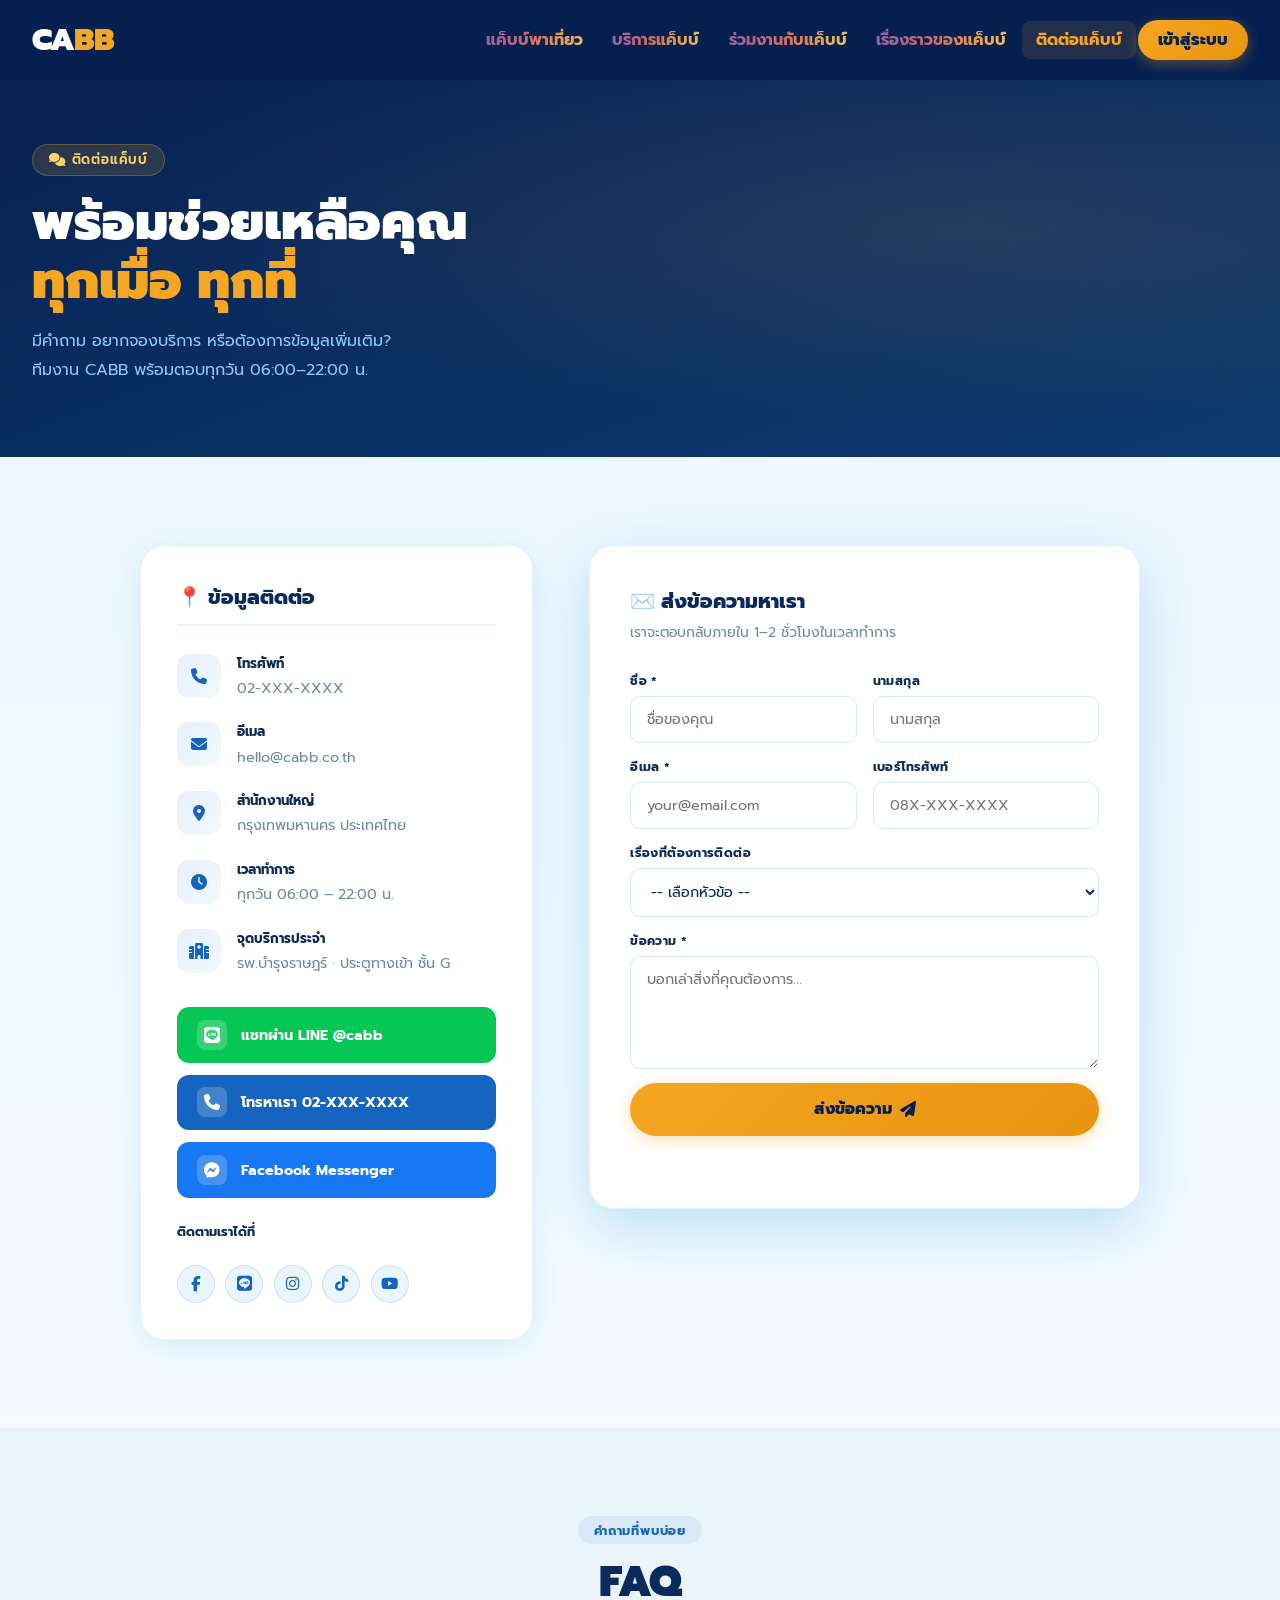
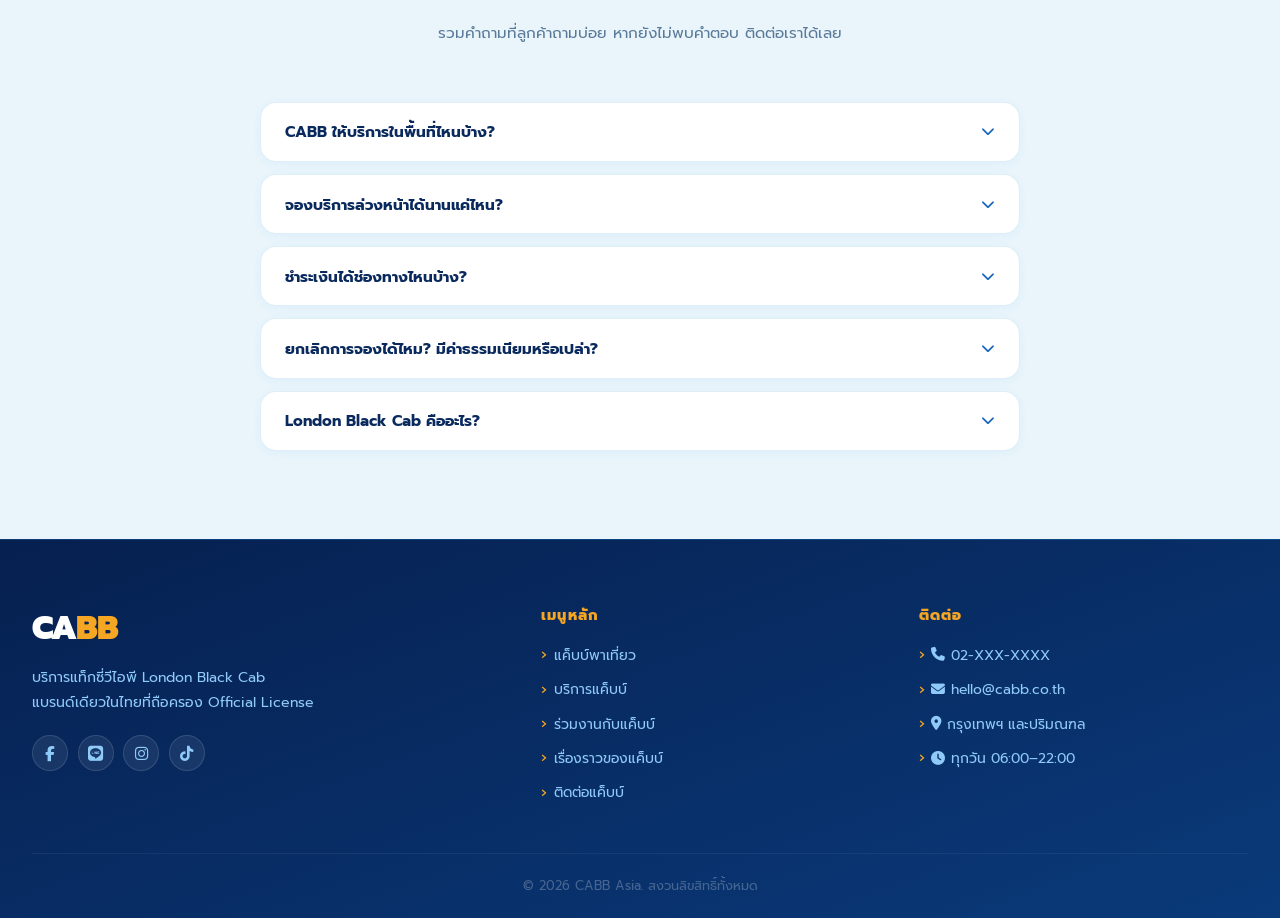
<file: contact.html>
<!DOCTYPE html>
<html lang="th">
<head>
<meta charset="UTF-8">
<meta name="viewport" content="width=device-width, initial-scale=1.0">
<title>ติดต่อแค็บบ์ — CABB</title>
<link href="https://fonts.googleapis.com/css2?family=Prompt:wght@300;400;500;600;700;800;900&display=swap" rel="stylesheet">
<link rel="stylesheet" href="https://cdnjs.cloudflare.com/ajax/libs/font-awesome/6.5.1/css/all.min.css">
<link rel="stylesheet" href="main.css">
<style>
/* ===== HERO ===== */
.contact-hero {
  min-height: 48vh;
  display: flex;
  align-items: center;
  padding: 9rem 2rem 4.5rem;
  position: relative;
  overflow: hidden;
  background: linear-gradient(160deg,#062050 0%,#0d3a6e 100%);
  color: var(--white);
}
.contact-hero::after {
  content:'';
  position:absolute;
  inset:0;
  background: radial-gradient(ellipse at 75% 50%, rgba(245,166,35,.1) 0%, transparent 60%);
  pointer-events:none;
}

/* ===== CONTACT GRID ===== */
.contact-layout {
  display: grid;
  grid-template-columns: 1fr 1.4fr;
  gap: 3.5rem;
  align-items: start;
  max-width: 1000px;
  margin: 0 auto;
}

/* INFO SIDE */
.info-card {
  background: var(--white);
  border-radius: 24px;
  padding: 2.25rem;
  box-shadow: var(--shadow);
  border: 1px solid rgba(176,214,240,.35);
}

.info-card h3 {
  font-size: 1.25rem;
  font-weight: 800;
  color: var(--dark);
  margin-bottom: 1.75rem;
  padding-bottom: .75rem;
  border-bottom: 2px solid var(--bg-section);
}

.contact-item {
  display: flex;
  align-items: flex-start;
  gap: 1rem;
  margin-bottom: 1.4rem;
}

.ci-icon {
  width: 44px; height:44px;
  background: linear-gradient(135deg,rgba(21,101,192,.1),rgba(41,182,246,.07));
  border-radius: 12px;
  display: flex;
  align-items: center;
  justify-content: center;
  font-size: 1rem;
  color: var(--blue);
  flex-shrink: 0;
}

.ci-text strong {
  display: block;
  font-size: .82rem;
  font-weight: 700;
  color: var(--dark);
  margin-bottom: .15rem;
}
.ci-text span,
.ci-text a {
  font-size: .9rem;
  color: #6a8aaa;
  text-decoration: none;
  transition: color .2s;
}
.ci-text a:hover { color: var(--blue); }

/* Quick action buttons */
.quick-btns {
  display: flex;
  flex-direction: column;
  gap: .75rem;
  margin-top: 2rem;
}

.quick-btn {
  display: flex;
  align-items: center;
  gap: .85rem;
  padding: .8rem 1.25rem;
  border-radius: 12px;
  font-family:'Prompt',sans-serif;
  font-weight: 700;
  font-size: .9rem;
  cursor: pointer;
  text-decoration: none;
  transition: var(--transition);
  border: none;
}

.quick-btn.line    { background:#06C755; color:#fff; }
.quick-btn.phone   { background:var(--blue); color:#fff; }
.quick-btn.fb      { background:#1877F2; color:#fff; }

.quick-btn:hover   { transform:translateY(-2px); box-shadow:0 6px 20px rgba(0,0,0,.15); }
.quick-btn-icon    { width:30px; height:30px; background:rgba(255,255,255,.2); border-radius:8px; display:flex; align-items:center; justify-content:center; font-size:1rem; flex-shrink:0; }

/* Social row */
.social-row-light { display:flex; gap:.65rem; margin-top:1.5rem; }
.social-btn-light {
  width: 38px; height:38px;
  border-radius: 50%;
  background: var(--bg-section);
  border: 1px solid rgba(21,101,192,.15);
  display: flex;
  align-items: center;
  justify-content: center;
  color: var(--blue);
  font-size: .95rem;
  text-decoration: none;
  transition: var(--transition);
}
.social-btn-light:hover { background:var(--blue); color:#fff; transform:translateY(-3px); }

/* FORM SIDE */
.form-card {
  background: var(--white);
  border-radius: 24px;
  padding: 2.5rem;
  box-shadow: var(--shadow-lg);
  border: 1px solid rgba(176,214,240,.35);
}

.form-card h3 {
  font-size: 1.25rem;
  font-weight: 800;
  color: var(--dark);
  margin-bottom: .4rem;
}
.form-card .sub {
  font-size: .87rem;
  color: #6a8aaa;
  margin-bottom: 1.75rem;
}

.form-row { display:grid; grid-template-columns:1fr 1fr; gap:1rem; }
.form-group {
  display: flex;
  flex-direction: column;
  gap: .35rem;
  margin-bottom: .9rem;
}
.form-group label {
  font-size: .78rem;
  font-weight: 700;
  color: var(--dark);
  letter-spacing: .03em;
}
.form-group input,
.form-group select,
.form-group textarea {
  padding: .72rem 1rem;
  border: 1.5px solid #d8e8f4;
  border-radius: 10px;
  font-family:'Prompt',sans-serif;
  font-size: .9rem;
  color: var(--dark);
  outline: none;
  transition: border-color .2s, box-shadow .2s;
  background: var(--white);
  width: 100%;
}
.form-group input:focus,
.form-group select:focus,
.form-group textarea:focus {
  border-color: var(--gold);
  box-shadow: 0 0 0 3px rgba(245,166,35,.1);
}
.form-group textarea { resize:vertical; }

.form-submit {
  width: 100%;
  padding: .9rem;
  background: linear-gradient(135deg,var(--gold),var(--gold-dark));
  color: var(--darker);
  border: none;
  border-radius: 50px;
  font-family:'Prompt',sans-serif;
  font-weight: 800;
  font-size: 1rem;
  cursor: pointer;
  transition: var(--transition);
  box-shadow: 0 4px 16px rgba(245,166,35,.35);
  margin-top: .5rem;
  display: flex;
  align-items: center;
  justify-content: center;
  gap: .5rem;
}
.form-submit:hover { transform:translateY(-2px); box-shadow:0 8px 28px rgba(245,166,35,.45); }
.form-submit:disabled { opacity:.6; cursor:not-allowed; transform:none; }

.form-feedback {
  text-align: center;
  font-size: .9rem;
  font-weight: 600;
  margin-top: .75rem;
  min-height: 1.4em;
}
.form-feedback.success { color: #27ae60; }
.form-feedback.error   { color: #e74c3c; }

/* ===== FAQ ===== */
.faq-section { padding:5.5rem 0; background:var(--bg-section); }
.faq-list { max-width:760px; margin:0 auto; display:flex; flex-direction:column; gap:.75rem; }

.faq-item {
  background: var(--white);
  border-radius: var(--radius);
  border: 1px solid rgba(176,214,240,.4);
  overflow: hidden;
  box-shadow: 0 2px 12px rgba(2,136,209,.06);
}

.faq-q {
  width: 100%;
  display: flex;
  align-items: center;
  justify-content: space-between;
  padding: 1.1rem 1.5rem;
  background: none;
  border: none;
  font-family:'Prompt',sans-serif;
  font-weight: 700;
  font-size: .95rem;
  color: var(--dark);
  cursor: pointer;
  text-align: left;
  transition: background .2s;
  gap: 1rem;
}
.faq-q:hover { background: var(--bg-section); }
.faq-q .arrow { font-size:.85rem; color:var(--blue); transition:transform .25s; flex-shrink:0; }
.faq-item.open .faq-q .arrow { transform:rotate(180deg); }

.faq-a {
  max-height: 0;
  overflow: hidden;
  transition: max-height .35s ease, padding .35s ease;
  padding: 0 1.5rem;
  font-size: .9rem;
  color: #6a8aaa;
  line-height: 1.7;
}
.faq-item.open .faq-a { max-height: 300px; padding: 0 1.5rem 1.25rem; }
</style>
</head>
<body>

<!-- ===== NAVBAR ===== -->
<nav>
  <div class="nav-inner">
    <a href="index.html" class="logo-link">
      <span class="logo-text">CA<span>BB</span></span>
    </a>
    <ul class="nav-links" id="navLinks">
      <li><a href="travel.html">แค็บบ์พาเที่ยว</a></li>
      <li><a href="services.html">บริการแค็บบ์</a></li>
      <li><a href="join.html">ร่วมงานกับแค็บบ์</a></li>
      <li><a href="story.html">เรื่องราวของแค็บบ์</a></li>
      <li><a href="contact.html">ติดต่อแค็บบ์</a></li>
      <li><a href="login.html" class="nav-cta">เข้าสู่ระบบ</a></li>
    </ul>
    <button class="menu-toggle" id="menuToggle" aria-label="เมนู">
      <span></span><span></span><span></span>
    </button>
  </div>
</nav>

<!-- ===== HERO ===== -->
<section class="contact-hero">
  <div style="position:relative;z-index:1;max-width:640px;">
    <div class="page-tag"><i class="fa-solid fa-comments"></i> ติดต่อแค็บบ์</div>
    <h1 style="font-size:clamp(2.2rem,4.5vw,3.2rem);font-weight:900;line-height:1.15;margin-bottom:1rem;">
      พร้อมช่วยเหลือคุณ<br><span style="color:var(--gold);">ทุกเมื่อ ทุกที่</span>
    </h1>
    <p style="color:var(--text-muted);font-size:1rem;line-height:1.8;">
      มีคำถาม อยากจองบริการ หรือต้องการข้อมูลเพิ่มเติม?<br>
      ทีมงาน CABB พร้อมตอบทุกวัน 06:00–22:00 น.
    </p>
  </div>
</section>

<!-- ===== MAIN CONTACT ===== -->
<section style="padding:5.5rem 0;">
  <div class="container">
    <div class="contact-layout">

      <!-- LEFT INFO -->
      <div class="fade-in">
        <div class="info-card">
          <h3>📍 ข้อมูลติดต่อ</h3>

          <div class="contact-item">
            <div class="ci-icon"><i class="fa-solid fa-phone"></i></div>
            <div class="ci-text">
              <strong>โทรศัพท์</strong>
              <a href="tel:020000000">02-XXX-XXXX</a>
            </div>
          </div>

          <div class="contact-item">
            <div class="ci-icon"><i class="fa-solid fa-envelope"></i></div>
            <div class="ci-text">
              <strong>อีเมล</strong>
              <a href="mailto:hello@cabb.co.th">hello@cabb.co.th</a>
            </div>
          </div>

          <div class="contact-item">
            <div class="ci-icon"><i class="fa-solid fa-location-dot"></i></div>
            <div class="ci-text">
              <strong>สำนักงานใหญ่</strong>
              <span>กรุงเทพมหานคร ประเทศไทย</span>
            </div>
          </div>

          <div class="contact-item">
            <div class="ci-icon"><i class="fa-solid fa-clock"></i></div>
            <div class="ci-text">
              <strong>เวลาทำการ</strong>
              <span>ทุกวัน 06:00 – 22:00 น.</span>
            </div>
          </div>

          <div class="contact-item">
            <div class="ci-icon"><i class="fa-solid fa-hospital"></i></div>
            <div class="ci-text">
              <strong>จุดบริการประจำ</strong>
              <span>รพ.บำรุงราษฎร์ · ประตูทางเข้า ชั้น G</span>
            </div>
          </div>

          <!-- Quick contact buttons -->
          <div class="quick-btns">
            <a href="https://line.me/ti/p/cabb" class="quick-btn line">
              <div class="quick-btn-icon"><i class="fa-brands fa-line"></i></div>
              แชทผ่าน LINE @cabb
            </a>
            <a href="tel:020000000" class="quick-btn phone">
              <div class="quick-btn-icon"><i class="fa-solid fa-phone"></i></div>
              โทรหาเรา 02-XXX-XXXX
            </a>
            <a href="https://fb.me/cabb.th" class="quick-btn fb">
              <div class="quick-btn-icon"><i class="fa-brands fa-facebook-messenger"></i></div>
              Facebook Messenger
            </a>
          </div>

          <!-- Social -->
          <p style="font-size:.8rem;font-weight:700;color:var(--dark);margin-top:1.5rem;margin-bottom:.65rem;">ติดตามเราได้ที่</p>
          <div class="social-row-light">
            <a href="#" class="social-btn-light" aria-label="Facebook"><i class="fa-brands fa-facebook-f"></i></a>
            <a href="#" class="social-btn-light" aria-label="LINE"><i class="fa-brands fa-line"></i></a>
            <a href="#" class="social-btn-light" aria-label="Instagram"><i class="fa-brands fa-instagram"></i></a>
            <a href="#" class="social-btn-light" aria-label="TikTok"><i class="fa-brands fa-tiktok"></i></a>
            <a href="#" class="social-btn-light" aria-label="YouTube"><i class="fa-brands fa-youtube"></i></a>
          </div>
        </div>
      </div>

      <!-- RIGHT FORM -->
      <div class="form-card fade-in">
        <h3>✉️ ส่งข้อความหาเรา</h3>
        <p class="sub">เราจะตอบกลับภายใน 1–2 ชั่วโมงในเวลาทำการ</p>

        <form id="contactForm" novalidate>
          <div class="form-row">
            <div class="form-group">
              <label>ชื่อ *</label>
              <input type="text" id="fname" placeholder="ชื่อของคุณ" required>
            </div>
            <div class="form-group">
              <label>นามสกุล</label>
              <input type="text" placeholder="นามสกุล">
            </div>
          </div>
          <div class="form-row">
            <div class="form-group">
              <label>อีเมล *</label>
              <input type="email" id="email" placeholder="your@email.com" required>
            </div>
            <div class="form-group">
              <label>เบอร์โทรศัพท์</label>
              <input type="tel" placeholder="08X-XXX-XXXX">
            </div>
          </div>
          <div class="form-group">
            <label>เรื่องที่ต้องการติดต่อ</label>
            <select>
              <option value="">-- เลือกหัวข้อ --</option>
              <option>สอบถามราคาและบริการ</option>
              <option>จองบริการล่วงหน้า</option>
              <option>ปัญหาจากการใช้บริการ</option>
              <option>สมัครเป็นคนขับ</option>
              <option>พาร์ทเนอร์ธุรกิจ</option>
              <option>อื่น ๆ</option>
            </select>
          </div>
          <div class="form-group">
            <label>ข้อความ *</label>
            <textarea id="message" placeholder="บอกเล่าสิ่งที่คุณต้องการ..." rows="4" required></textarea>
          </div>
          <button type="submit" class="form-submit" id="formBtn">
            ส่งข้อความ <i class="fa-solid fa-paper-plane"></i>
          </button>
          <p class="form-feedback" id="formFeedback"></p>
        </form>
      </div>

    </div>
  </div>
</section>

<!-- ===== FAQ ===== -->
<section class="faq-section">
  <div class="container">
    <div class="section-header">
      <span class="section-tag">คำถามที่พบบ่อย</span>
      <h2>FAQ</h2>
      <p>รวมคำถามที่ลูกค้าถามบ่อย หากยังไม่พบคำตอบ ติดต่อเราได้เลย</p>
    </div>

    <div class="faq-list">
      <div class="faq-item">
        <button class="faq-q" onclick="toggleFaq(this)">
          CABB ให้บริการในพื้นที่ไหนบ้าง?
          <span class="arrow"><i class="fa-solid fa-chevron-down"></i></span>
        </button>
        <div class="faq-a">
          CABB ให้บริการครอบคลุมกว่า 30 จังหวัดทั่วไทย รวมถึงกรุงเทพฯ และปริมณฑล พัทยา หัวหิน เชียงใหม่ และอีกหลายจังหวัด
          เราขยายพื้นที่บริการอย่างต่อเนื่อง
        </div>
      </div>

      <div class="faq-item">
        <button class="faq-q" onclick="toggleFaq(this)">
          จองบริการล่วงหน้าได้นานแค่ไหน?
          <span class="arrow"><i class="fa-solid fa-chevron-down"></i></span>
        </button>
        <div class="faq-a">
          สามารถจองล่วงหน้าได้สูงสุด 30 วัน และจองขั้นต่ำ 2 ชั่วโมงก่อนเวลารับ สำหรับบริการ VIP แนะนำจองล่วงหน้าอย่างน้อย 24 ชั่วโมง
        </div>
      </div>

      <div class="faq-item">
        <button class="faq-q" onclick="toggleFaq(this)">
          ชำระเงินได้ช่องทางไหนบ้าง?
          <span class="arrow"><i class="fa-solid fa-chevron-down"></i></span>
        </button>
        <div class="faq-a">
          รับชำระด้วยเงินสด บัตรเครดิต/เดบิต QR Code PromptPay และ e-Wallet ทุกประเภท ทั้งจ่ายล่วงหน้าและชำระหลังใช้บริการ
        </div>
      </div>

      <div class="faq-item">
        <button class="faq-q" onclick="toggleFaq(this)">
          ยกเลิกการจองได้ไหม? มีค่าธรรมเนียมหรือเปล่า?
          <span class="arrow"><i class="fa-solid fa-chevron-down"></i></span>
        </button>
        <div class="faq-a">
          ยกเลิกฟรีหากยกเลิกก่อน 2 ชั่วโมง สำหรับ VIP Service ยกเลิกฟรีก่อน 4 ชั่วโมง
          หากยกเลิกภายในระยะเวลาที่กำหนดจะคิดค่าธรรมเนียม 20% ของราคาที่จอง
        </div>
      </div>

      <div class="faq-item">
        <button class="faq-q" onclick="toggleFaq(this)">
          London Black Cab คืออะไร?
          <span class="arrow"><i class="fa-solid fa-chevron-down"></i></span>
        </button>
        <div class="faq-a">
          London Black Cab คือรถแท็กซี่ประจำกรุงลอนดอน สหราชอาณาจักร โดดเด่นด้วยขนาดใหญ่ ภายในกว้างขวาง รองรับผู้โดยสารได้ 5–6 คน
          CABB เป็นแบรนด์เดียวในไทยที่ได้รับ Official License ให้ใช้งานรถรุ่นนี้
        </div>
      </div>
    </div>
  </div>
</section>

<!-- ===== FOOTER ===== -->
<footer>
  <div class="footer-inner">
    <div>
      <span class="footer-logo">CA<span>BB</span></span>
      <p class="footer-tagline">บริการแท็กซี่วีไอพี London Black Cab<br>แบรนด์เดียวในไทยที่ถือครอง Official License</p>
      <div class="social-row">
        <a href="#" class="social-btn"><i class="fa-brands fa-facebook-f"></i></a>
        <a href="#" class="social-btn"><i class="fa-brands fa-line"></i></a>
        <a href="#" class="social-btn"><i class="fa-brands fa-instagram"></i></a>
        <a href="#" class="social-btn"><i class="fa-brands fa-tiktok"></i></a>
      </div>
    </div>
    <div class="footer-col">
      <h4>เมนูหลัก</h4>
      <ul>
        <li><a href="travel.html">แค็บบ์พาเที่ยว</a></li>
        <li><a href="services.html">บริการแค็บบ์</a></li>
        <li><a href="join.html">ร่วมงานกับแค็บบ์</a></li>
        <li><a href="story.html">เรื่องราวของแค็บบ์</a></li>
        <li><a href="contact.html">ติดต่อแค็บบ์</a></li>
      </ul>
    </div>
    <div class="footer-col">
      <h4>ติดต่อ</h4>
      <ul>
        <li><a href="tel:020000000"><i class="fa-solid fa-phone"></i> 02-XXX-XXXX</a></li>
        <li><a href="mailto:hello@cabb.co.th"><i class="fa-solid fa-envelope"></i> hello@cabb.co.th</a></li>
        <li><a href="#"><i class="fa-solid fa-location-dot"></i> กรุงเทพฯ และปริมณฑล</a></li>
        <li><a href="#"><i class="fa-solid fa-clock"></i> ทุกวัน 06:00–22:00</a></li>
      </ul>
    </div>
  </div>
  <div class="footer-bottom">&copy; 2026 CABB Asia. สงวนลิขสิทธิ์ทั้งหมด</div>
</footer>

<button class="back-to-top" id="backToTop" aria-label="กลับด้านบน">
  <i class="fa-solid fa-chevron-up"></i>
</button>

<script src="main.js"></script>
<script>
function toggleFaq(btn) {
  const item = btn.closest('.faq-item');
  const isOpen = item.classList.contains('open');
  document.querySelectorAll('.faq-item.open').forEach(i => i.classList.remove('open'));
  if (!isOpen) item.classList.add('open');
}
</script>
</body>
</html>
</file>
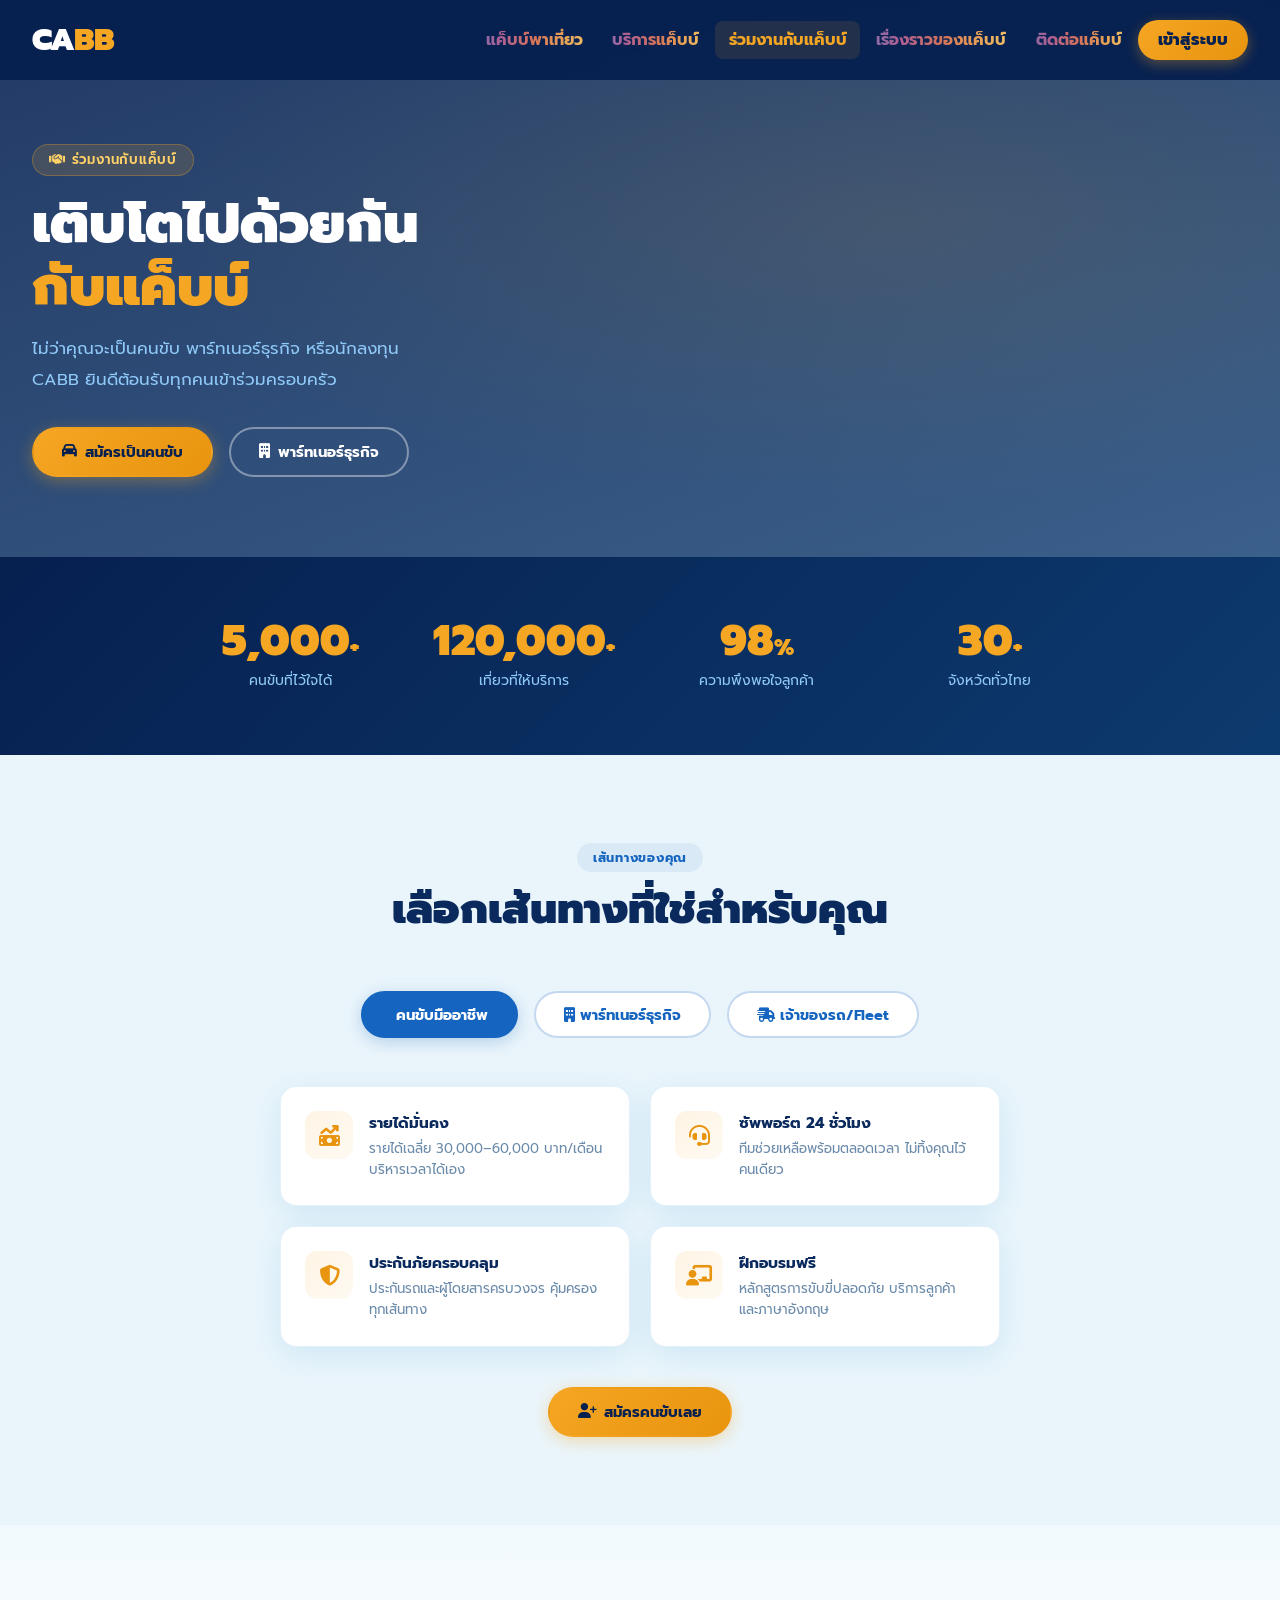
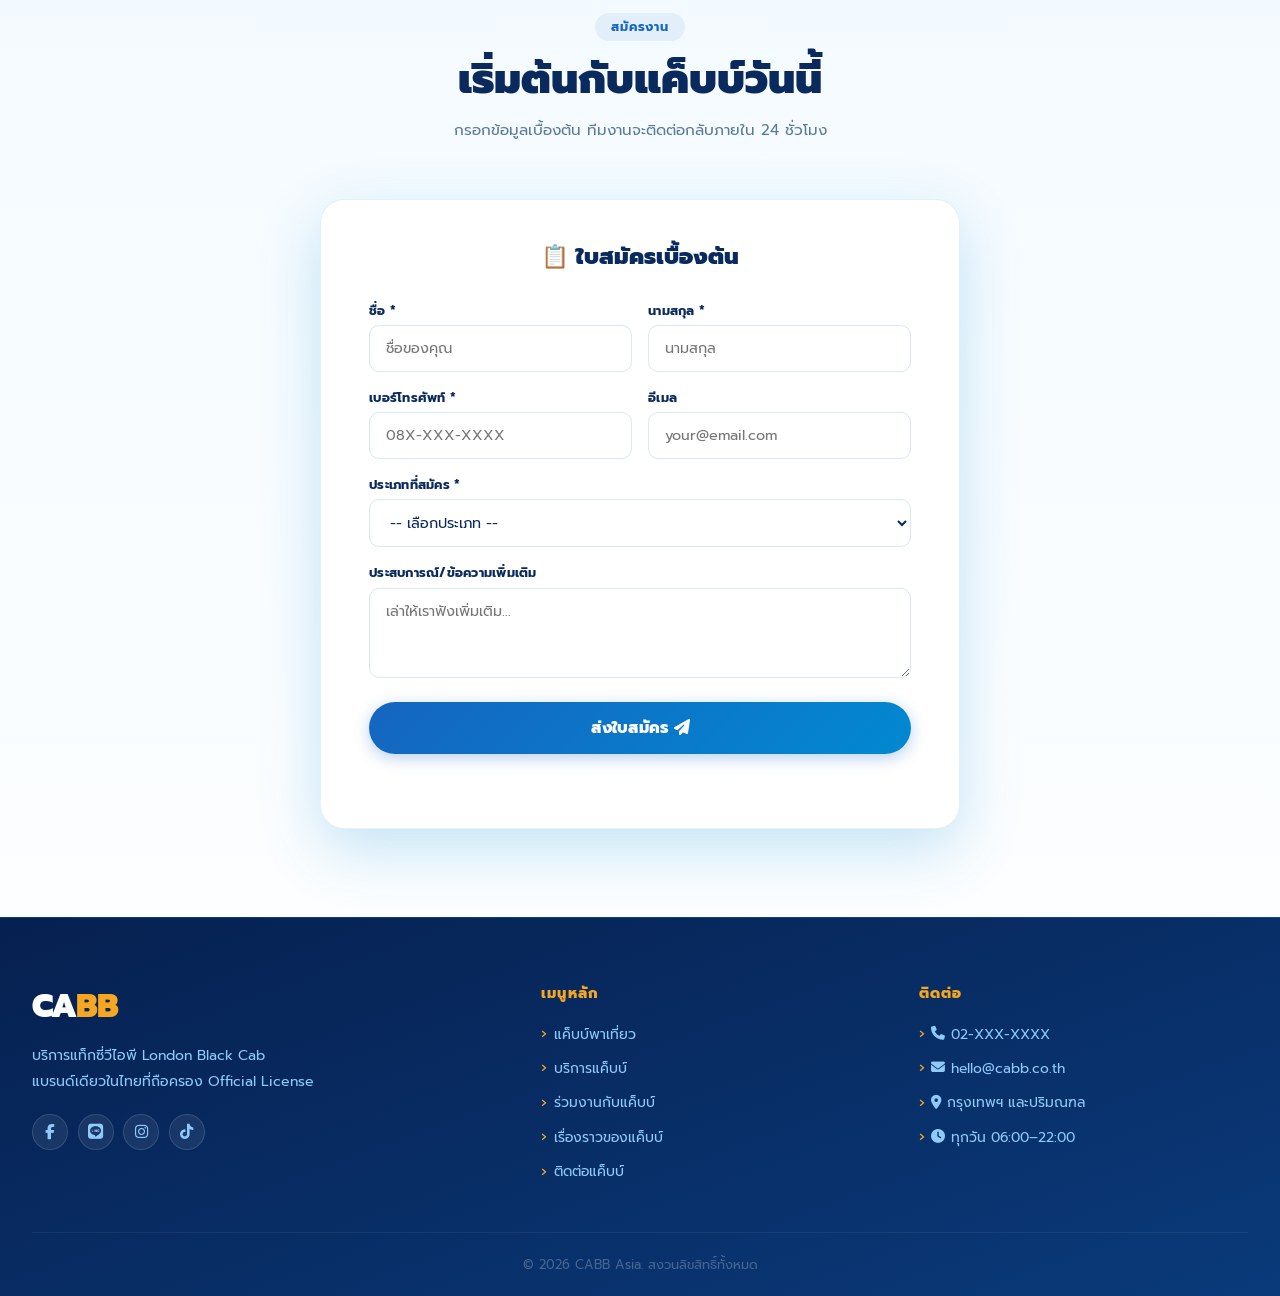
<file: join.html>
<!DOCTYPE html>
<html lang="th">
<head>
<meta charset="UTF-8">
<meta name="viewport" content="width=device-width, initial-scale=1.0">
<title>ร่วมงานกับแค็บบ์ — CABB</title>
<link href="https://fonts.googleapis.com/css2?family=Prompt:wght@300;400;500;600;700;800;900&display=swap" rel="stylesheet">
<link rel="stylesheet" href="https://cdnjs.cloudflare.com/ajax/libs/font-awesome/6.5.1/css/all.min.css">
<link rel="stylesheet" href="main.css">
<style>
/* ===== HERO ===== */
.join-hero {
  min-height: 60vh;
  display: flex;
  align-items: center;
  padding: 9rem 2rem 5rem;
  position: relative;
  overflow: hidden;
  background:
    linear-gradient(160deg, rgba(6,32,80,.88) 0%, rgba(14,58,110,.8) 100%),
    url('https://images.unsplash.com/photo-1600880292203-757bb62b4baf?w=1600&q=80') center/cover no-repeat;
  color: var(--white);
}
.join-hero::after {
  content:'';
  position:absolute;
  inset:0;
  background: radial-gradient(ellipse at 70% 40%, rgba(245,166,35,.1) 0%, transparent 60%);
  pointer-events:none;
}

/* ===== TRACK TABS ===== */
.track-tabs {
  display: flex;
  gap: 1rem;
  justify-content: center;
  margin-bottom: 3rem;
  flex-wrap: wrap;
}
.track-tab {
  padding: .65rem 1.75rem;
  border-radius: 50px;
  font-family:'Prompt',sans-serif;
  font-weight: 700;
  font-size: .92rem;
  cursor: pointer;
  border: 2px solid rgba(21,101,192,.25);
  background: var(--white);
  color: var(--blue);
  transition: var(--transition);
}
.track-tab.active,
.track-tab:hover {
  background: var(--blue);
  color: var(--white);
  border-color: var(--blue);
  box-shadow: 0 4px 16px rgba(21,101,192,.25);
}

/* ===== TRACK CONTENT ===== */
.track-content { display:none; }
.track-content.active { display:block; }

/* ===== BENEFITS ===== */
.benefits-grid {
  display: grid;
  grid-template-columns: repeat(2, 1fr);
  gap: 1.25rem;
  max-width: 720px;
  margin: 0 auto 2.5rem;
}

.benefit-card {
  background: var(--white);
  border-radius: var(--radius);
  padding: 1.5rem;
  box-shadow: var(--shadow);
  border: 1px solid rgba(176,214,240,.35);
  display: flex;
  align-items: flex-start;
  gap: 1rem;
  transition: var(--transition);
}
.benefit-card:hover { transform:translateY(-4px); box-shadow:var(--shadow-lg); }

.benefit-icon {
  width: 48px; height:48px;
  background: linear-gradient(135deg,rgba(245,166,35,.12),rgba(245,166,35,.06));
  border-radius: 12px;
  display: flex;
  align-items: center;
  justify-content: center;
  font-size: 1.3rem;
  color: var(--gold-dark);
  flex-shrink: 0;
}

.benefit-text h4 { font-size:.95rem; font-weight:700; color:var(--dark); margin-bottom:.3rem; }
.benefit-text p  { font-size:.83rem; color:#6a8aaa; line-height:1.6; }

/* ===== STATS ===== */
.stats-band {
  background: linear-gradient(135deg,var(--darker) 0%,#0d3a6e 100%);
  padding: 4rem 2rem;
  color: var(--white);
}
.stats-grid {
  display: grid;
  grid-template-columns: repeat(4, 1fr);
  gap: 2rem;
  max-width: 900px;
  margin: 0 auto;
}
.stat-item { text-align:center; }
.stat-num {
  font-size: 2.6rem;
  font-weight: 900;
  color: var(--gold);
  line-height: 1;
}
.stat-unit { font-size:1.4rem; font-weight:900; color:var(--gold); }
.stat-label { color:var(--text-muted); font-size:.87rem; margin-top:.4rem; }

/* ===== APPLICATION FORM ===== */
.app-form-wrap {
  background: var(--white);
  border-radius: 24px;
  padding: 2.5rem 3rem;
  box-shadow: var(--shadow-lg);
  border: 1px solid rgba(176,214,240,.35);
  max-width: 640px;
  margin: 0 auto;
}
.app-form-wrap h3 {
  font-size:1.4rem;
  font-weight:900;
  color:var(--dark);
  margin-bottom:1.75rem;
  text-align:center;
}

.form-row { display:grid; grid-template-columns:1fr 1fr; gap:1rem; }
.form-group {
  display: flex;
  flex-direction: column;
  gap: .35rem;
  margin-bottom: 1rem;
}
.form-group label {
  font-size: .8rem;
  font-weight: 700;
  color: var(--dark);
  letter-spacing: .02em;
}
.form-group input,
.form-group select,
.form-group textarea {
  padding: .7rem 1rem;
  border: 1.5px solid #d8e8f4;
  border-radius: 10px;
  font-family:'Prompt',sans-serif;
  font-size: .9rem;
  color: var(--dark);
  outline:none;
  transition: border-color .2s;
  background: var(--white);
  width:100%;
}
.form-group input:focus,
.form-group select:focus,
.form-group textarea:focus { border-color:var(--blue); box-shadow:0 0 0 3px rgba(21,101,192,.08); }
.form-group textarea { resize:vertical; }

.submit-btn {
  width:100%;
  padding:.85rem;
  background: linear-gradient(135deg,var(--blue),var(--accent));
  color:var(--white);
  border:none;
  border-radius:50px;
  font-family:'Prompt',sans-serif;
  font-weight:800;
  font-size:1rem;
  cursor:pointer;
  transition:var(--transition);
  box-shadow:0 4px 16px rgba(21,101,192,.3);
  margin-top:.5rem;
}
.submit-btn:hover { transform:translateY(-2px); box-shadow:0 8px 24px rgba(21,101,192,.4); }

.form-success { text-align:center; color:#27ae60; font-weight:700; font-size:.95rem; margin-top:.75rem; min-height:1.5em; }

/* ===== PARTNERS LOGOS ===== */
.partners-row {
  display: flex;
  align-items: center;
  justify-content: center;
  flex-wrap: wrap;
  gap: 2rem;
  margin-top: 2.5rem;
}
.partner-chip {
  background: var(--white);
  border: 1px solid var(--border, #d8e8f4);
  border-radius: 50px;
  padding: .55rem 1.5rem;
  font-weight: 700;
  font-size: .88rem;
  color: var(--dark);
  box-shadow: 0 2px 10px rgba(2,136,209,.08);
}
</style>
</head>
<body>

<!-- ===== NAVBAR ===== -->
<nav>
  <div class="nav-inner">
    <a href="index.html" class="logo-link">
      <span class="logo-text">CA<span>BB</span></span>
    </a>
    <ul class="nav-links" id="navLinks">
      <li><a href="travel.html">แค็บบ์พาเที่ยว</a></li>
      <li><a href="services.html">บริการแค็บบ์</a></li>
      <li><a href="join.html">ร่วมงานกับแค็บบ์</a></li>
      <li><a href="story.html">เรื่องราวของแค็บบ์</a></li>
      <li><a href="contact.html">ติดต่อแค็บบ์</a></li>
      <li><a href="login.html" class="nav-cta">เข้าสู่ระบบ</a></li>
    </ul>
    <button class="menu-toggle" id="menuToggle" aria-label="เมนู">
      <span></span><span></span><span></span>
    </button>
  </div>
</nav>

<!-- ===== HERO ===== -->
<section class="join-hero">
  <div style="position:relative;z-index:1;max-width:680px;">
    <div class="page-tag"><i class="fa-solid fa-handshake"></i> ร่วมงานกับแค็บบ์</div>
    <h1 style="font-size:clamp(2.2rem,4.5vw,3.4rem);font-weight:900;line-height:1.15;margin-bottom:1rem;">
      เติบโตไปด้วยกัน<br><span style="color:var(--gold);">กับแค็บบ์</span>
    </h1>
    <p style="color:var(--text-muted);font-size:1.05rem;line-height:1.8;margin-bottom:2rem;">
      ไม่ว่าคุณจะเป็นคนขับ พาร์ทเนอร์ธุรกิจ หรือนักลงทุน<br>
      CABB ยินดีต้อนรับทุกคนเข้าร่วมครอบครัว
    </p>
    <div style="display:flex;gap:1rem;flex-wrap:wrap;">
      <a href="#driver-form" class="btn btn-gold"><i class="fa-solid fa-car"></i> สมัครเป็นคนขับ</a>
      <a href="#partner-form" class="btn btn-outline-white"><i class="fa-solid fa-building"></i> พาร์ทเนอร์ธุรกิจ</a>
    </div>
  </div>
</section>

<!-- ===== STATS ===== -->
<section class="stats-band">
  <div class="stats-grid">
    <div class="stat-item fade-in">
      <div><span class="stat-num" data-count="5000">0</span><span class="stat-unit">+</span></div>
      <div class="stat-label">คนขับที่ไว้ใจได้</div>
    </div>
    <div class="stat-item fade-in">
      <div><span class="stat-num" data-count="120000">0</span><span class="stat-unit">+</span></div>
      <div class="stat-label">เที่ยวที่ให้บริการ</div>
    </div>
    <div class="stat-item fade-in">
      <div><span class="stat-num" data-count="98">0</span><span class="stat-unit">%</span></div>
      <div class="stat-label">ความพึงพอใจลูกค้า</div>
    </div>
    <div class="stat-item fade-in">
      <div><span class="stat-num" data-count="30">0</span><span class="stat-unit">+</span></div>
      <div class="stat-label">จังหวัดทั่วไทย</div>
    </div>
  </div>
</section>

<!-- ===== TRACKS ===== -->
<section style="padding:5.5rem 0;background:var(--bg-section);">
  <div class="container">
    <div class="section-header">
      <span class="section-tag">เส้นทางของคุณ</span>
      <h2>เลือกเส้นทางที่ใช่สำหรับคุณ</h2>
    </div>

    <div class="track-tabs">
      <button class="track-tab active" onclick="switchTrack('driver', this)">
        <i class="fa-solid fa-steering-wheel"></i> คนขับมืออาชีพ
      </button>
      <button class="track-tab" onclick="switchTrack('partner', this)">
        <i class="fa-solid fa-building"></i> พาร์ทเนอร์ธุรกิจ
      </button>
      <button class="track-tab" onclick="switchTrack('fleet', this)">
        <i class="fa-solid fa-truck-fast"></i> เจ้าของรถ/Fleet
      </button>
    </div>

    <!-- Driver -->
    <div class="track-content active" id="track-driver">
      <div class="benefits-grid">
        <div class="benefit-card fade-in">
          <div class="benefit-icon"><i class="fa-solid fa-money-bill-trend-up"></i></div>
          <div class="benefit-text">
            <h4>รายได้มั่นคง</h4>
            <p>รายได้เฉลี่ย 30,000–60,000 บาท/เดือน บริหารเวลาได้เอง</p>
          </div>
        </div>
        <div class="benefit-card fade-in">
          <div class="benefit-icon"><i class="fa-solid fa-headset"></i></div>
          <div class="benefit-text">
            <h4>ซัพพอร์ต 24 ชั่วโมง</h4>
            <p>ทีมช่วยเหลือพร้อมตลอดเวลา ไม่ทิ้งคุณไว้คนเดียว</p>
          </div>
        </div>
        <div class="benefit-card fade-in">
          <div class="benefit-icon"><i class="fa-solid fa-shield-halved"></i></div>
          <div class="benefit-text">
            <h4>ประกันภัยครอบคลุม</h4>
            <p>ประกันรถและผู้โดยสารครบวงจร คุ้มครองทุกเส้นทาง</p>
          </div>
        </div>
        <div class="benefit-card fade-in">
          <div class="benefit-icon"><i class="fa-solid fa-chalkboard-user"></i></div>
          <div class="benefit-text">
            <h4>ฝึกอบรมฟรี</h4>
            <p>หลักสูตรการขับขี่ปลอดภัย บริการลูกค้า และภาษาอังกฤษ</p>
          </div>
        </div>
      </div>
      <div style="text-align:center;">
        <a href="#driver-form" class="btn btn-gold"><i class="fa-solid fa-user-plus"></i> สมัครคนขับเลย</a>
      </div>
    </div>

    <!-- Partner -->
    <div class="track-content" id="track-partner">
      <div class="benefits-grid">
        <div class="benefit-card fade-in">
          <div class="benefit-icon"><i class="fa-solid fa-chart-line"></i></div>
          <div class="benefit-text">
            <h4>ขยายฐานลูกค้า</h4>
            <p>เข้าถึงฐานลูกค้า CABB กว่า 500,000 คนทั่วประเทศ</p>
          </div>
        </div>
        <div class="benefit-card fade-in">
          <div class="benefit-icon"><i class="fa-solid fa-tag"></i></div>
          <div class="benefit-text">
            <h4>ร่วมโปรโมชั่น</h4>
            <p>สิทธิ์ร่วมสร้างโปรโมชั่นและ cross-promotion กับแบรนด์ CABB</p>
          </div>
        </div>
        <div class="benefit-card fade-in">
          <div class="benefit-icon"><i class="fa-solid fa-file-invoice-dollar"></i></div>
          <div class="benefit-text">
            <h4>ระบบ API เชื่อมต่อ</h4>
            <p>เชื่อมต่อระบบจองของคุณกับแพลตฟอร์ม CABB ได้ง่าย</p>
          </div>
        </div>
        <div class="benefit-card fade-in">
          <div class="benefit-icon"><i class="fa-solid fa-trophy"></i></div>
          <div class="benefit-text">
            <h4>คอมมิชชั่นสูง</h4>
            <p>รับค่าคอมมิชชั่นสูงถึง 15% ต่อการจองที่ผ่านพาร์ทเนอร์</p>
          </div>
        </div>
      </div>
      <div style="text-align:center;">
        <a href="#partner-form" class="btn btn-blue"><i class="fa-solid fa-handshake"></i> สนใจเป็นพาร์ทเนอร์</a>
      </div>
    </div>

    <!-- Fleet -->
    <div class="track-content" id="track-fleet">
      <div class="benefits-grid">
        <div class="benefit-card fade-in">
          <div class="benefit-icon"><i class="fa-solid fa-car-on"></i></div>
          <div class="benefit-text">
            <h4>ต่อยอดรายได้จากรถ</h4>
            <p>เปลี่ยนรถที่จอดทิ้งให้กลายเป็นรายได้ประจำทุกเดือน</p>
          </div>
        </div>
        <div class="benefit-card fade-in">
          <div class="benefit-icon"><i class="fa-solid fa-wrench"></i></div>
          <div class="benefit-text">
            <h4>บริการซ่อมบำรุง</h4>
            <p>ส่วนลดค่าซ่อมบำรุงและบริการจาก Workshop พาร์ทเนอร์</p>
          </div>
        </div>
        <div class="benefit-card fade-in">
          <div class="benefit-icon"><i class="fa-solid fa-gauge-high"></i></div>
          <div class="benefit-text">
            <h4>ติดตามแบบ Real-time</h4>
            <p>ระบบ GPS ติดตามรถทุกคันในฝูงบินได้จาก Dashboard</p>
          </div>
        </div>
        <div class="benefit-card fade-in">
          <div class="benefit-icon"><i class="fa-solid fa-percent"></i></div>
          <div class="benefit-text">
            <h4>Revenue Share ยุติธรรม</h4>
            <p>แบ่งรายได้โปร่งใส ดูสถิติรายวันผ่านแอปได้ทันที</p>
          </div>
        </div>
      </div>
      <div style="text-align:center;">
        <a href="contact.html" class="btn btn-blue"><i class="fa-solid fa-car-rear"></i> ลงทะเบียน Fleet</a>
      </div>
    </div>
  </div>
</section>

<!-- ===== APPLICATION FORM ===== -->
<section style="padding:5.5rem 0;" id="driver-form">
  <div class="container">
    <div class="section-header">
      <span class="section-tag">สมัครงาน</span>
      <h2>เริ่มต้นกับแค็บบ์วันนี้</h2>
      <p>กรอกข้อมูลเบื้องต้น ทีมงานจะติดต่อกลับภายใน 24 ชั่วโมง</p>
    </div>

    <div class="app-form-wrap fade-in">
      <h3>📋 ใบสมัครเบื้องต้น</h3>
      <form id="applyForm" onsubmit="submitApply(event)">
        <div class="form-row">
          <div class="form-group">
            <label>ชื่อ *</label>
            <input type="text" placeholder="ชื่อของคุณ" required>
          </div>
          <div class="form-group">
            <label>นามสกุล *</label>
            <input type="text" placeholder="นามสกุล" required>
          </div>
        </div>
        <div class="form-row">
          <div class="form-group">
            <label>เบอร์โทรศัพท์ *</label>
            <input type="tel" placeholder="08X-XXX-XXXX" required>
          </div>
          <div class="form-group">
            <label>อีเมล</label>
            <input type="email" placeholder="your@email.com">
          </div>
        </div>
        <div class="form-group">
          <label>ประเภทที่สมัคร *</label>
          <select required>
            <option value="">-- เลือกประเภท --</option>
            <option>คนขับมืออาชีพ</option>
            <option>พาร์ทเนอร์ธุรกิจ</option>
            <option>เจ้าของรถ/Fleet Owner</option>
          </select>
        </div>
        <div class="form-group">
          <label>ประสบการณ์/ข้อความเพิ่มเติม</label>
          <textarea placeholder="เล่าให้เราฟังเพิ่มเติม..." rows="3"></textarea>
        </div>
        <button type="submit" class="submit-btn">
          ส่งใบสมัคร <i class="fa-solid fa-paper-plane"></i>
        </button>
        <p class="form-success" id="applyFeedback"></p>
      </form>
    </div>
  </div>
</section>

<!-- ===== FOOTER ===== -->
<footer>
  <div class="footer-inner">
    <div>
      <span class="footer-logo">CA<span>BB</span></span>
      <p class="footer-tagline">บริการแท็กซี่วีไอพี London Black Cab<br>แบรนด์เดียวในไทยที่ถือครอง Official License</p>
      <div class="social-row">
        <a href="#" class="social-btn"><i class="fa-brands fa-facebook-f"></i></a>
        <a href="#" class="social-btn"><i class="fa-brands fa-line"></i></a>
        <a href="#" class="social-btn"><i class="fa-brands fa-instagram"></i></a>
        <a href="#" class="social-btn"><i class="fa-brands fa-tiktok"></i></a>
      </div>
    </div>
    <div class="footer-col">
      <h4>เมนูหลัก</h4>
      <ul>
        <li><a href="travel.html">แค็บบ์พาเที่ยว</a></li>
        <li><a href="services.html">บริการแค็บบ์</a></li>
        <li><a href="join.html">ร่วมงานกับแค็บบ์</a></li>
        <li><a href="story.html">เรื่องราวของแค็บบ์</a></li>
        <li><a href="contact.html">ติดต่อแค็บบ์</a></li>
      </ul>
    </div>
    <div class="footer-col">
      <h4>ติดต่อ</h4>
      <ul>
        <li><a href="tel:020000000"><i class="fa-solid fa-phone"></i> 02-XXX-XXXX</a></li>
        <li><a href="mailto:hello@cabb.co.th"><i class="fa-solid fa-envelope"></i> hello@cabb.co.th</a></li>
        <li><a href="#"><i class="fa-solid fa-location-dot"></i> กรุงเทพฯ และปริมณฑล</a></li>
        <li><a href="#"><i class="fa-solid fa-clock"></i> ทุกวัน 06:00–22:00</a></li>
      </ul>
    </div>
  </div>
  <div class="footer-bottom">&copy; 2026 CABB Asia. สงวนลิขสิทธิ์ทั้งหมด</div>
</footer>

<button class="back-to-top" id="backToTop" aria-label="กลับด้านบน">
  <i class="fa-solid fa-chevron-up"></i>
</button>

<script src="main.js"></script>
<script>
function switchTrack(id, btn) {
  document.querySelectorAll('.track-tab').forEach(t => t.classList.remove('active'));
  document.querySelectorAll('.track-content').forEach(c => c.classList.remove('active'));
  btn.classList.add('active');
  document.getElementById('track-' + id).classList.add('active');
}

function submitApply(e) {
  e.preventDefault();
  const fb = document.getElementById('applyFeedback');
  fb.textContent = '✅ ส่งใบสมัครสำเร็จ! ทีม CABB จะติดต่อกลับภายใน 24 ชั่วโมง';
  e.target.reset();
  setTimeout(() => { fb.textContent = ''; }, 6000);
}
</script>
</body>
</html>
</file>
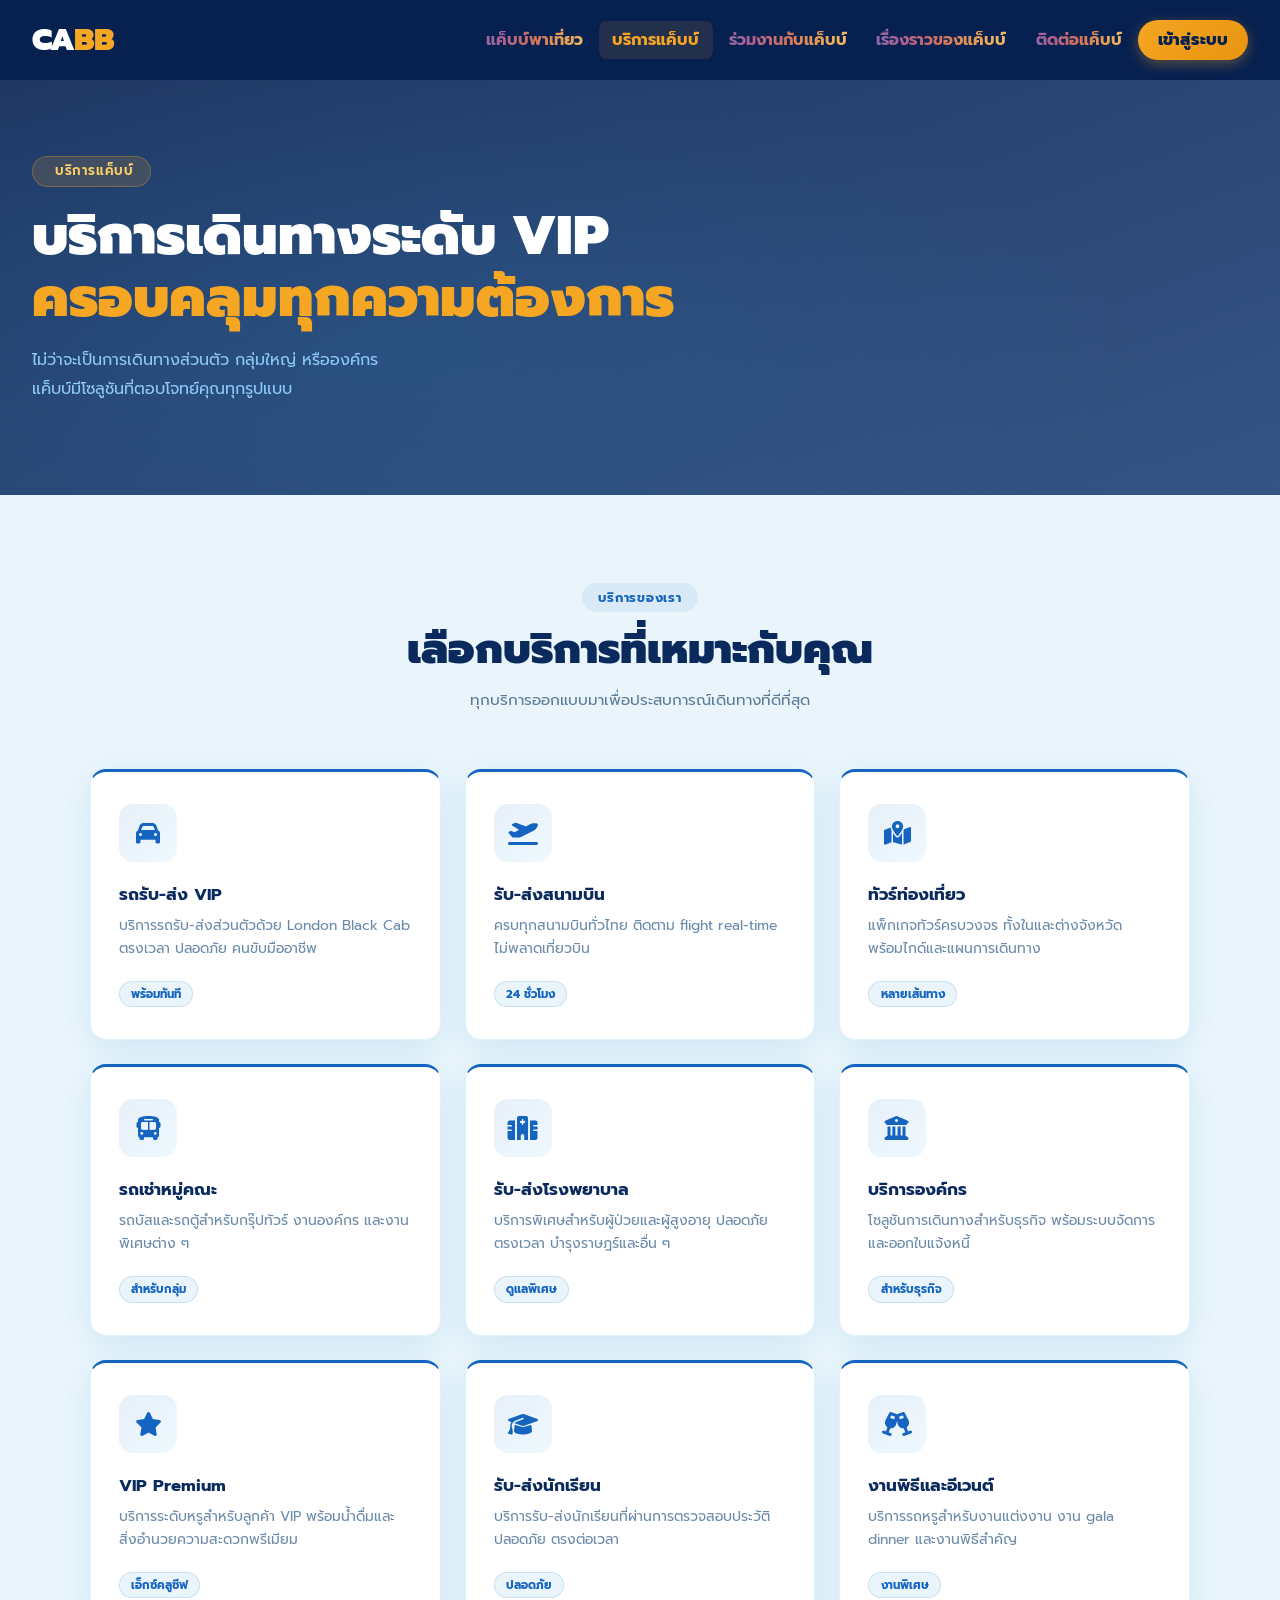
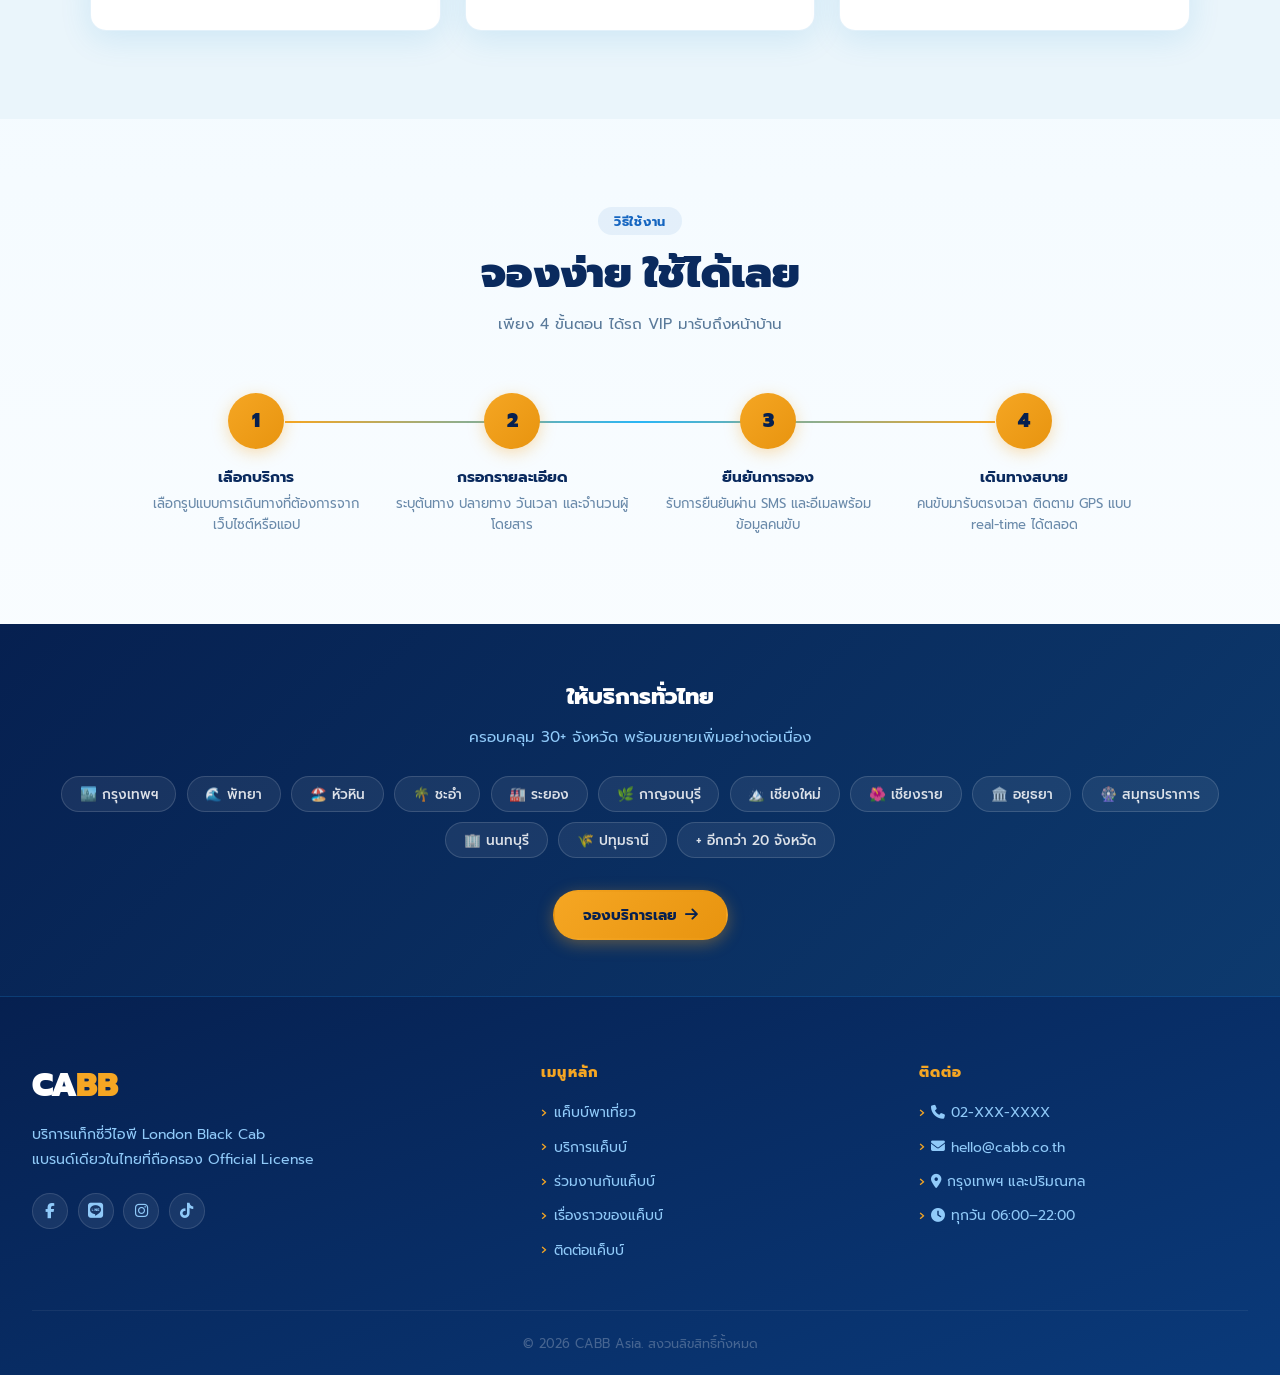
<file: services.html>
<!DOCTYPE html>
<html lang="th">
<head>
<meta charset="UTF-8">
<meta name="viewport" content="width=device-width, initial-scale=1.0">
<title>บริการแค็บบ์ — CABB</title>
<link href="https://fonts.googleapis.com/css2?family=Prompt:wght@300;400;500;600;700;800;900&display=swap" rel="stylesheet">
<link rel="stylesheet" href="https://cdnjs.cloudflare.com/ajax/libs/font-awesome/6.5.1/css/all.min.css">
<link rel="stylesheet" href="main.css">
<style>
/* ===== HERO ===== */
.services-hero {
  min-height: 55vh;
  display: flex;
  align-items: center;
  padding: 9rem 2rem 5rem;
  position: relative;
  overflow: hidden;
  background:
    linear-gradient(160deg, rgba(6,32,80,.9) 0%, rgba(13,49,107,.82) 100%),
    url('https://images.unsplash.com/photo-1449965408869-eaa3f722e40d?w=1600&q=80') center/cover no-repeat;
  color: var(--white);
}
.services-hero::after {
  content:'';
  position:absolute;
  inset:0;
  background: radial-gradient(ellipse at 30% 70%, rgba(41,182,246,.1) 0%, transparent 60%);
  pointer-events:none;
}

/* ===== SERVICE CARDS GRID ===== */
.services-grid {
  display: grid;
  grid-template-columns: repeat(3, 1fr);
  gap: 1.5rem;
  max-width: 1100px;
  margin: 0 auto;
}

.svc-card {
  background: var(--white);
  border-radius: var(--radius);
  padding: 2rem 1.75rem;
  box-shadow: var(--shadow);
  border: 1px solid rgba(176,214,240,.35);
  border-top: 3px solid var(--blue);
  transition: var(--transition);
  position: relative;
  overflow: hidden;
}
.svc-card::before {
  content:'';
  position:absolute;
  top:0; left:0; right:0;
  height: 3px;
  background: linear-gradient(90deg, var(--gold), var(--blue-light));
  opacity:0;
  transition: opacity .25s;
}
.svc-card:hover::before { opacity:1; }
.svc-card:hover { transform:translateY(-6px); box-shadow:var(--shadow-lg); }

.svc-icon {
  width: 58px;
  height: 58px;
  background: linear-gradient(135deg, rgba(21,101,192,.1) 0%, rgba(41,182,246,.08) 100%);
  border-radius: 14px;
  display: flex;
  align-items: center;
  justify-content: center;
  font-size: 1.5rem;
  color: var(--blue);
  margin-bottom: 1.25rem;
  transition: var(--transition);
}
.svc-card:hover .svc-icon {
  background: linear-gradient(135deg,var(--gold),var(--gold-dark));
  color: var(--darker);
}

.svc-card h3 { font-size: 1.05rem; font-weight: 700; color: var(--dark); margin-bottom: .5rem; }
.svc-card p  { font-size: .87rem; color: #6a8aaa; line-height:1.65; margin-bottom:1.25rem; }

.svc-tag {
  display: inline-block;
  background: var(--bg-section);
  color: var(--blue);
  font-size: .72rem;
  font-weight: 700;
  padding: .2rem .7rem;
  border-radius: 50px;
  border: 1px solid rgba(21,101,192,.15);
}

/* ===== COVERAGE STRIP ===== */
.coverage {
  background: linear-gradient(135deg, var(--darker) 0%, #0d3a6e 100%);
  color: var(--white);
  padding: 3.5rem 2rem;
  text-align: center;
}
.coverage h3 { font-size:1.4rem; font-weight:800; margin-bottom:.75rem; }
.coverage p  { color:var(--text-muted); font-size:.95rem; margin-bottom:1.75rem; }

.city-pills { display:flex; flex-wrap:wrap; justify-content:center; gap:.65rem; }
.city-pill {
  background: rgba(255,255,255,.07);
  border: 1px solid rgba(255,255,255,.14);
  color: rgba(255,255,255,.85);
  padding: .4rem 1.1rem;
  border-radius: 50px;
  font-size: .85rem;
  font-weight: 500;
  transition: var(--transition);
}
.city-pill:hover { background:rgba(245,166,35,.15); border-color:var(--gold); color:var(--gold); }

/* ===== PROCESS STEPS ===== */
.steps-grid {
  display: grid;
  grid-template-columns: repeat(4, 1fr);
  gap: 1.5rem;
  max-width: 1000px;
  margin: 0 auto;
  position: relative;
}
.steps-grid::before {
  content:'';
  position:absolute;
  top: 28px;
  left: calc(12.5% + 20px);
  right: calc(12.5% + 20px);
  height: 2px;
  background: linear-gradient(90deg,var(--gold),var(--blue-light),var(--gold));
  z-index:0;
}

.step {
  display: flex;
  flex-direction: column;
  align-items: center;
  text-align: center;
  position: relative;
  z-index: 1;
}
.step-num {
  width: 56px;
  height: 56px;
  background: linear-gradient(135deg,var(--gold),var(--gold-dark));
  color: var(--darker);
  border-radius: 50%;
  display: flex;
  align-items: center;
  justify-content: center;
  font-weight: 900;
  font-size: 1.2rem;
  margin-bottom: 1rem;
  box-shadow: 0 4px 16px rgba(245,166,35,.35);
}
.step h4 { font-size:.95rem; font-weight:700; color:var(--dark); margin-bottom:.4rem; }
.step p  { font-size:.82rem; color:#6a8aaa; line-height:1.6; }
</style>
</head>
<body>

<!-- ===== NAVBAR ===== -->
<nav>
  <div class="nav-inner">
    <a href="index.html" class="logo-link">
      <span class="logo-text">CA<span>BB</span></span>
    </a>
    <ul class="nav-links" id="navLinks">
      <li><a href="travel.html">แค็บบ์พาเที่ยว</a></li>
      <li><a href="services.html">บริการแค็บบ์</a></li>
      <li><a href="join.html">ร่วมงานกับแค็บบ์</a></li>
      <li><a href="story.html">เรื่องราวของแค็บบ์</a></li>
      <li><a href="contact.html">ติดต่อแค็บบ์</a></li>
      <li><a href="login.html" class="nav-cta">เข้าสู่ระบบ</a></li>
    </ul>
    <button class="menu-toggle" id="menuToggle" aria-label="เมนู">
      <span></span><span></span><span></span>
    </button>
  </div>
</nav>

<!-- ===== HERO ===== -->
<section class="services-hero">
  <div style="position:relative;z-index:1;max-width:680px;">
    <div class="page-tag"><i class="fa-solid fa-shield-check"></i> บริการแค็บบ์</div>
    <h1 style="font-size:clamp(2.2rem,4.5vw,3.4rem);font-weight:900;line-height:1.15;margin-bottom:1rem;">
      บริการเดินทางระดับ VIP<br><span style="color:var(--gold);">ครอบคลุมทุกความต้องการ</span>
    </h1>
    <p style="color:var(--text-muted);font-size:1rem;line-height:1.8;">
      ไม่ว่าจะเป็นการเดินทางส่วนตัว กลุ่มใหญ่ หรือองค์กร<br>
      แค็บบ์มีโซลูชันที่ตอบโจทย์คุณทุกรูปแบบ
    </p>
  </div>
</section>

<!-- ===== SERVICES GRID ===== -->
<section style="padding:5.5rem 0;background:var(--bg-section);">
  <div class="container">
    <div class="section-header">
      <span class="section-tag">บริการของเรา</span>
      <h2>เลือกบริการที่เหมาะกับคุณ</h2>
      <p>ทุกบริการออกแบบมาเพื่อประสบการณ์เดินทางที่ดีที่สุด</p>
    </div>

    <div class="services-grid">
      <div class="svc-card fade-in">
        <div class="svc-icon"><i class="fa-solid fa-car"></i></div>
        <h3>รถรับ-ส่ง VIP</h3>
        <p>บริการรถรับ-ส่งส่วนตัวด้วย London Black Cab ตรงเวลา ปลอดภัย คนขับมืออาชีพ</p>
        <span class="svc-tag">พร้อมทันที</span>
      </div>

      <div class="svc-card fade-in">
        <div class="svc-icon"><i class="fa-solid fa-plane-departure"></i></div>
        <h3>รับ-ส่งสนามบิน</h3>
        <p>ครบทุกสนามบินทั่วไทย ติดตาม flight real-time ไม่พลาดเที่ยวบิน</p>
        <span class="svc-tag">24 ชั่วโมง</span>
      </div>

      <div class="svc-card fade-in">
        <div class="svc-icon"><i class="fa-solid fa-map-location-dot"></i></div>
        <h3>ทัวร์ท่องเที่ยว</h3>
        <p>แพ็กเกจทัวร์ครบวงจร ทั้งในและต่างจังหวัด พร้อมไกด์และแผนการเดินทาง</p>
        <span class="svc-tag">หลายเส้นทาง</span>
      </div>

      <div class="svc-card fade-in">
        <div class="svc-icon"><i class="fa-solid fa-bus"></i></div>
        <h3>รถเช่าหมู่คณะ</h3>
        <p>รถบัสและรถตู้สำหรับกรุ๊ปทัวร์ งานองค์กร และงานพิเศษต่าง ๆ</p>
        <span class="svc-tag">สำหรับกลุ่ม</span>
      </div>

      <div class="svc-card fade-in">
        <div class="svc-icon"><i class="fa-solid fa-hospital"></i></div>
        <h3>รับ-ส่งโรงพยาบาล</h3>
        <p>บริการพิเศษสำหรับผู้ป่วยและผู้สูงอายุ ปลอดภัย ตรงเวลา บำรุงราษฎร์และอื่น ๆ</p>
        <span class="svc-tag">ดูแลพิเศษ</span>
      </div>

      <div class="svc-card fade-in">
        <div class="svc-icon"><i class="fa-solid fa-building-columns"></i></div>
        <h3>บริการองค์กร</h3>
        <p>โซลูชันการเดินทางสำหรับธุรกิจ พร้อมระบบจัดการและออกใบแจ้งหนี้</p>
        <span class="svc-tag">สำหรับธุรกิจ</span>
      </div>

      <div class="svc-card fade-in">
        <div class="svc-icon"><i class="fa-solid fa-star"></i></div>
        <h3>VIP Premium</h3>
        <p>บริการระดับหรูสำหรับลูกค้า VIP พร้อมน้ำดื่มและสิ่งอำนวยความสะดวกพรีเมียม</p>
        <span class="svc-tag">เอ็กซ์คลูซีฟ</span>
      </div>

      <div class="svc-card fade-in">
        <div class="svc-icon"><i class="fa-solid fa-graduation-cap"></i></div>
        <h3>รับ-ส่งนักเรียน</h3>
        <p>บริการรับ-ส่งนักเรียนที่ผ่านการตรวจสอบประวัติ ปลอดภัย ตรงต่อเวลา</p>
        <span class="svc-tag">ปลอดภัย</span>
      </div>

      <div class="svc-card fade-in">
        <div class="svc-icon"><i class="fa-solid fa-champagne-glasses"></i></div>
        <h3>งานพิธีและอีเวนต์</h3>
        <p>บริการรถหรูสำหรับงานแต่งงาน งาน gala dinner และงานพิธีสำคัญ</p>
        <span class="svc-tag">งานพิเศษ</span>
      </div>
    </div>
  </div>
</section>

<!-- ===== HOW IT WORKS ===== -->
<section style="padding:5.5rem 0;">
  <div class="container">
    <div class="section-header">
      <span class="section-tag">วิธีใช้งาน</span>
      <h2>จองง่าย ใช้ได้เลย</h2>
      <p>เพียง 4 ขั้นตอน ได้รถ VIP มารับถึงหน้าบ้าน</p>
    </div>

    <div class="steps-grid">
      <div class="step fade-in">
        <div class="step-num">1</div>
        <h4>เลือกบริการ</h4>
        <p>เลือกรูปแบบการเดินทางที่ต้องการจากเว็บไซต์หรือแอป</p>
      </div>
      <div class="step fade-in">
        <div class="step-num">2</div>
        <h4>กรอกรายละเอียด</h4>
        <p>ระบุต้นทาง ปลายทาง วันเวลา และจำนวนผู้โดยสาร</p>
      </div>
      <div class="step fade-in">
        <div class="step-num">3</div>
        <h4>ยืนยันการจอง</h4>
        <p>รับการยืนยันผ่าน SMS และอีเมลพร้อมข้อมูลคนขับ</p>
      </div>
      <div class="step fade-in">
        <div class="step-num">4</div>
        <h4>เดินทางสบาย</h4>
        <p>คนขับมารับตรงเวลา ติดตาม GPS แบบ real-time ได้ตลอด</p>
      </div>
    </div>
  </div>
</section>

<!-- ===== COVERAGE ===== -->
<section class="coverage">
  <h3>ให้บริการทั่วไทย</h3>
  <p>ครอบคลุม 30+ จังหวัด พร้อมขยายเพิ่มอย่างต่อเนื่อง</p>
  <div class="city-pills">
    <span class="city-pill">🏙️ กรุงเทพฯ</span>
    <span class="city-pill">🌊 พัทยา</span>
    <span class="city-pill">🏖️ หัวหิน</span>
    <span class="city-pill">🌴 ชะอำ</span>
    <span class="city-pill">🏭 ระยอง</span>
    <span class="city-pill">🌿 กาญจนบุรี</span>
    <span class="city-pill">🏔️ เชียงใหม่</span>
    <span class="city-pill">🌺 เชียงราย</span>
    <span class="city-pill">🏛️ อยุธยา</span>
    <span class="city-pill">🎡 สมุทรปราการ</span>
    <span class="city-pill">🏢 นนทบุรี</span>
    <span class="city-pill">🌾 ปทุมธานี</span>
    <span class="city-pill">+ อีกกว่า 20 จังหวัด</span>
  </div>
  <div style="margin-top:2rem;">
    <a href="contact.html" class="btn btn-gold">จองบริการเลย <i class="fa-solid fa-arrow-right"></i></a>
  </div>
</section>

<!-- ===== FOOTER ===== -->
<footer>
  <div class="footer-inner">
    <div>
      <span class="footer-logo">CA<span>BB</span></span>
      <p class="footer-tagline">บริการแท็กซี่วีไอพี London Black Cab<br>แบรนด์เดียวในไทยที่ถือครอง Official License</p>
      <div class="social-row">
        <a href="#" class="social-btn" aria-label="Facebook"><i class="fa-brands fa-facebook-f"></i></a>
        <a href="#" class="social-btn" aria-label="LINE"><i class="fa-brands fa-line"></i></a>
        <a href="#" class="social-btn" aria-label="Instagram"><i class="fa-brands fa-instagram"></i></a>
        <a href="#" class="social-btn" aria-label="TikTok"><i class="fa-brands fa-tiktok"></i></a>
      </div>
    </div>
    <div class="footer-col">
      <h4>เมนูหลัก</h4>
      <ul>
        <li><a href="travel.html">แค็บบ์พาเที่ยว</a></li>
        <li><a href="services.html">บริการแค็บบ์</a></li>
        <li><a href="join.html">ร่วมงานกับแค็บบ์</a></li>
        <li><a href="story.html">เรื่องราวของแค็บบ์</a></li>
        <li><a href="contact.html">ติดต่อแค็บบ์</a></li>
      </ul>
    </div>
    <div class="footer-col">
      <h4>ติดต่อ</h4>
      <ul>
        <li><a href="tel:020000000"><i class="fa-solid fa-phone"></i> 02-XXX-XXXX</a></li>
        <li><a href="mailto:hello@cabb.co.th"><i class="fa-solid fa-envelope"></i> hello@cabb.co.th</a></li>
        <li><a href="#"><i class="fa-solid fa-location-dot"></i> กรุงเทพฯ และปริมณฑล</a></li>
        <li><a href="#"><i class="fa-solid fa-clock"></i> ทุกวัน 06:00–22:00</a></li>
      </ul>
    </div>
  </div>
  <div class="footer-bottom">&copy; 2026 CABB Asia. สงวนลิขสิทธิ์ทั้งหมด</div>
</footer>

<button class="back-to-top" id="backToTop" aria-label="กลับด้านบน">
  <i class="fa-solid fa-chevron-up"></i>
</button>

<script src="main.js"></script>
</body>
</html>
</file>
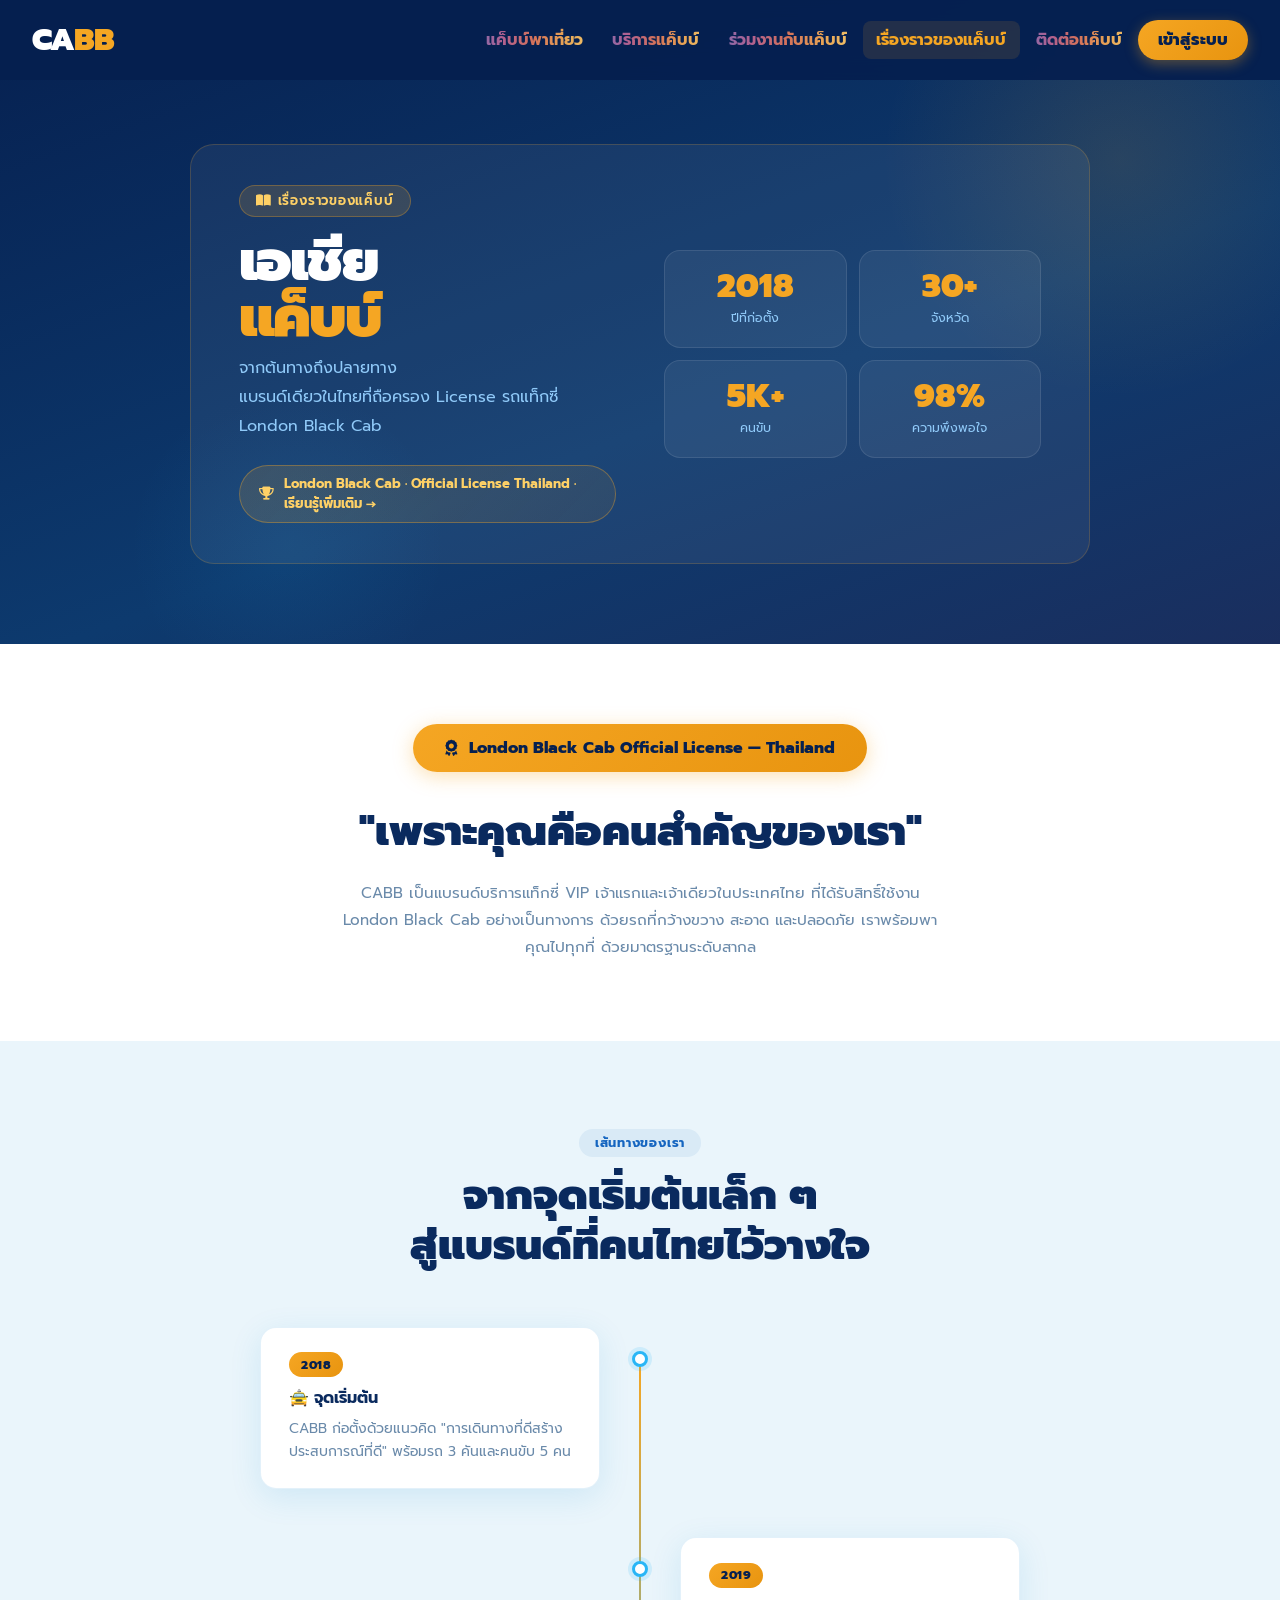
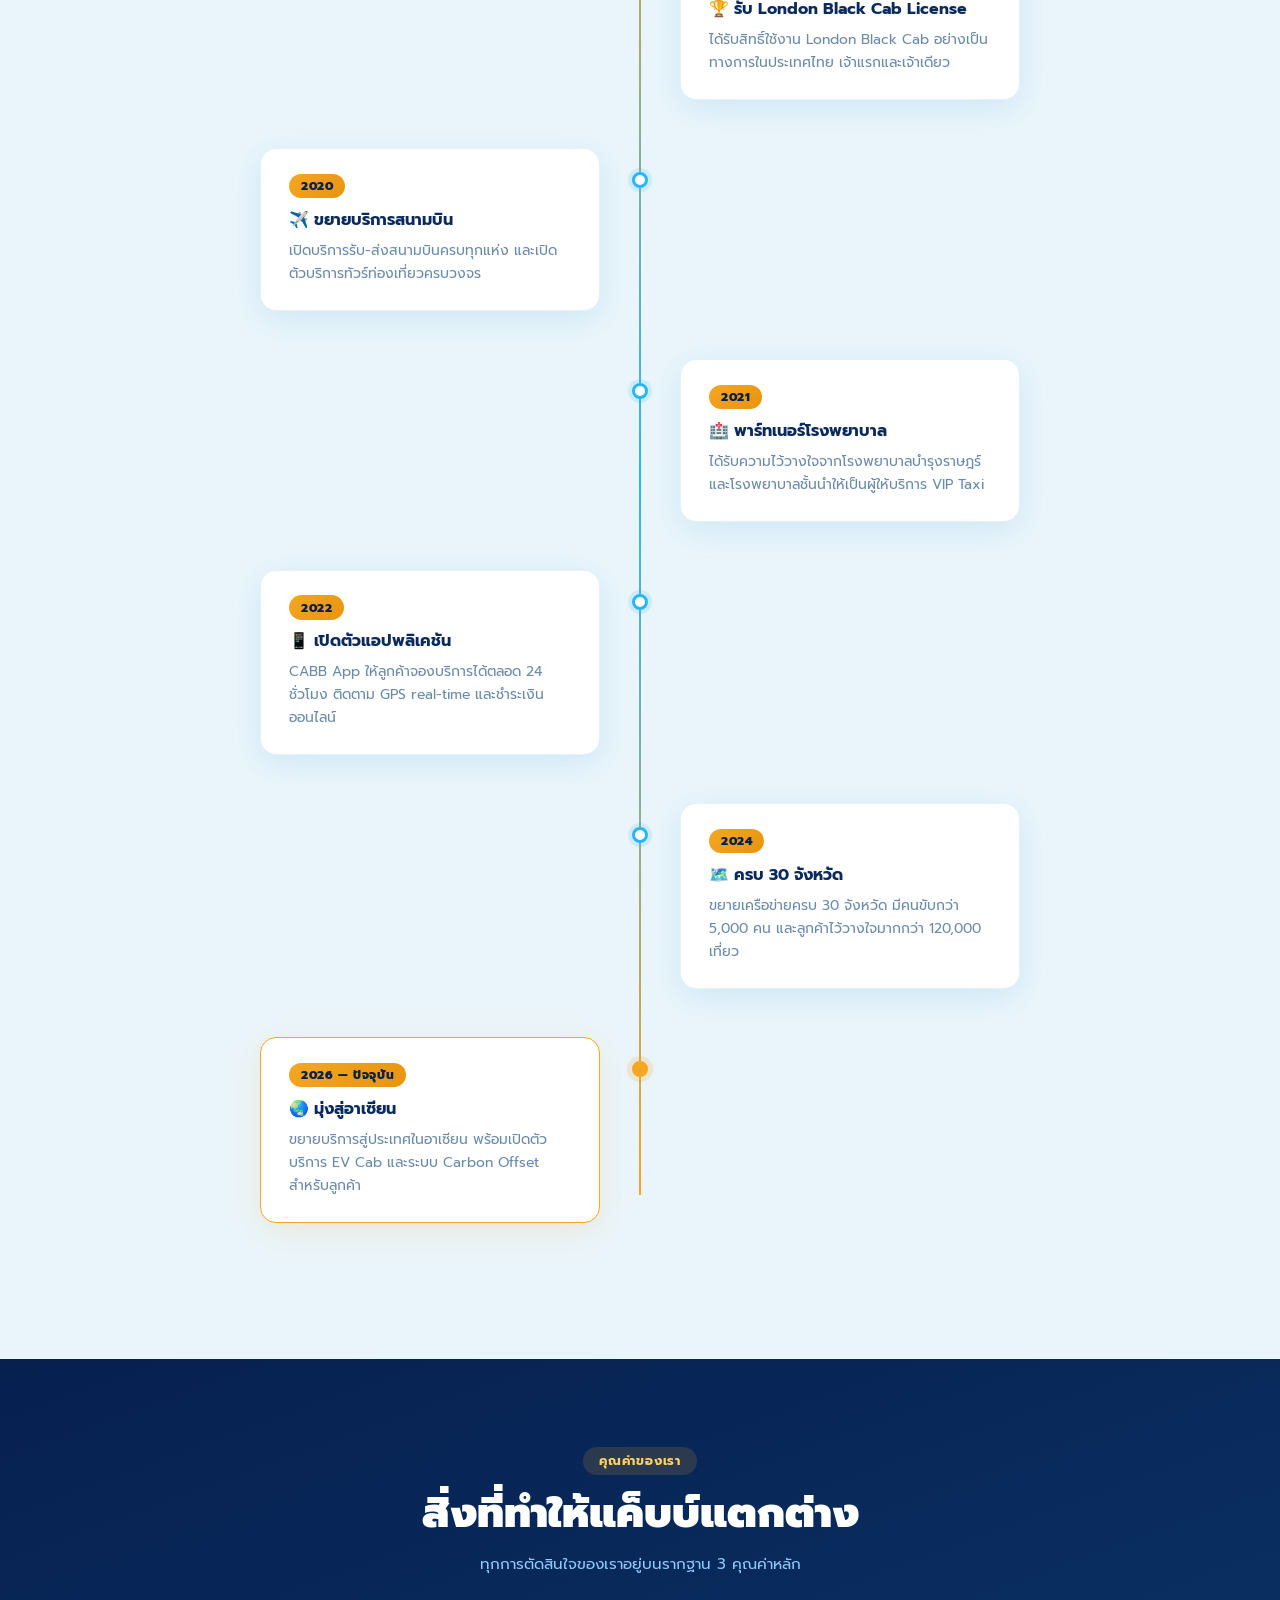
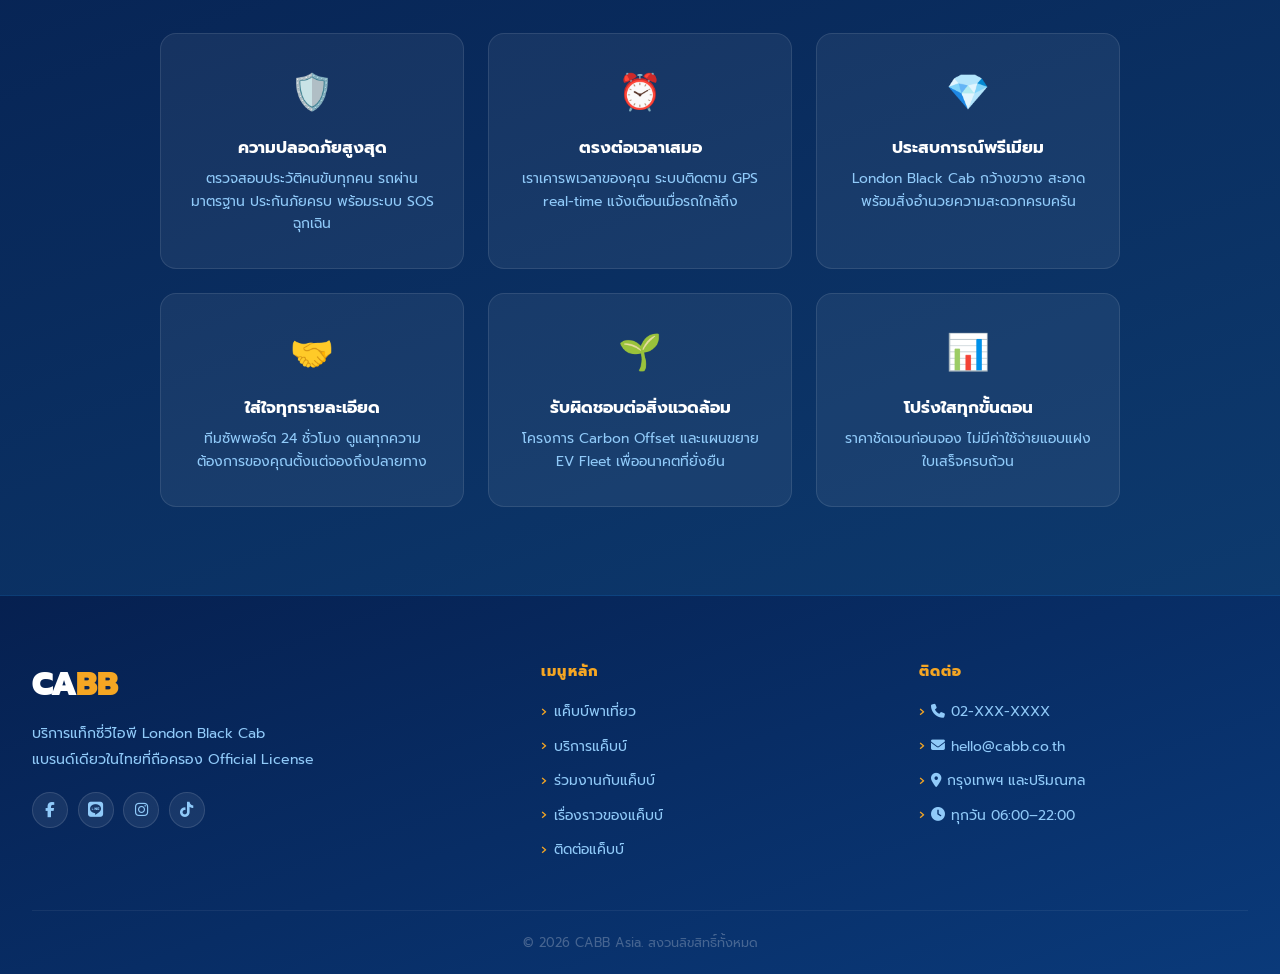
<file: story.html>
<!DOCTYPE html>
<html lang="th">
<head>
<meta charset="UTF-8">
<meta name="viewport" content="width=device-width, initial-scale=1.0">
<title>เรื่องราวของแค็บบ์ — CABB</title>
<link href="https://fonts.googleapis.com/css2?family=Prompt:wght@300;400;500;600;700;800;900&display=swap" rel="stylesheet">
<link rel="stylesheet" href="https://cdnjs.cloudflare.com/ajax/libs/font-awesome/6.5.1/css/all.min.css">
<link rel="stylesheet" href="main.css">
<style>
/* ===== HERO ===== */
.story-hero {
  min-height: 60vh;
  display: flex;
  align-items: center;
  padding: 9rem 2rem 5rem;
  position: relative;
  overflow: hidden;
  background: linear-gradient(160deg,#062050 0%,#0d3a6e 60%,#1a2e5e 100%);
  color: var(--white);
}
.story-hero::before {
  content:'';
  position:absolute;
  top:-80px; right:-80px;
  width:480px; height:480px;
  background: radial-gradient(circle, rgba(245,166,35,.12) 0%, transparent 70%);
  pointer-events:none;
}
.story-hero::after {
  content:'';
  position:absolute;
  bottom:-60px; left:10%;
  width:320px; height:320px;
  background: radial-gradient(circle, rgba(41,182,246,.08) 0%, transparent 70%);
  pointer-events:none;
}

/* ===== BRAND CARD ===== */
.brand-card {
  background: rgba(255,255,255,.06);
  border: 1px solid rgba(245,166,35,.2);
  border-radius: 24px;
  padding: 2.5rem 3rem;
  max-width: 900px;
  margin: 0 auto;
  display: grid;
  grid-template-columns: 1fr 1fr;
  gap: 3rem;
  align-items: center;
}

.brand-title {
  font-size: 3.5rem;
  font-weight: 900;
  color: var(--white);
  letter-spacing: -2px;
  line-height: 1;
  margin-bottom: .5rem;
}
.brand-title span { color: var(--gold); }

.brand-sub {
  color: var(--text-muted);
  font-size: 1rem;
  line-height: 1.8;
  margin-bottom: 1.5rem;
}

.license-badge {
  display: inline-flex;
  align-items: center;
  gap: .6rem;
  background: linear-gradient(135deg,rgba(245,166,35,.15),rgba(245,166,35,.08));
  border: 1px solid rgba(245,166,35,.35);
  color: var(--gold-light);
  font-size: .82rem;
  font-weight: 700;
  padding: .5rem 1.2rem;
  border-radius: 50px;
  text-decoration: none;
  transition: var(--transition);
}
.license-badge:hover { background:rgba(245,166,35,.22); }

.brand-img-block {
  display: grid;
  grid-template-columns: 1fr 1fr;
  gap: .75rem;
}
.brand-img-item {
  background: rgba(255,255,255,.06);
  border: 1px solid rgba(255,255,255,.1);
  border-radius: 16px;
  padding: 1.25rem;
  text-align: center;
}
.brand-img-item .num {
  font-size: 2rem;
  font-weight: 900;
  color: var(--gold);
  line-height: 1;
}
.brand-img-item .lbl { font-size: .78rem; color:var(--text-muted); margin-top:.3rem; }

/* ===== TIMELINE ===== */
.timeline-section {
  padding: 5.5rem 0;
  background: var(--bg-section);
}

.timeline {
  position: relative;
  max-width: 860px;
  margin: 0 auto;
}
.timeline::before {
  content:'';
  position:absolute;
  left:50%;
  top:28px; bottom:28px;
  width:2px;
  background: linear-gradient(180deg,var(--gold),var(--blue-light),var(--gold));
  transform:translateX(-50%);
}

.tl-item {
  display: flex;
  margin-bottom: 3rem;
  position: relative;
}
.tl-item.left  { justify-content:flex-end; padding-right:calc(50% + 2.5rem); }
.tl-item.right { justify-content:flex-start; padding-left:calc(50% + 2.5rem); }

.tl-dot {
  position: absolute;
  left: 50%;
  top: 1.5rem;
  width: 16px; height:16px;
  background: var(--white);
  border: 3px solid var(--blue-light);
  border-radius: 50%;
  transform: translateX(-50%);
  box-shadow: 0 0 0 4px rgba(41,182,246,.15);
  transition: var(--transition);
}
.tl-dot.gold {
  background: var(--gold);
  border-color: var(--gold);
  box-shadow: 0 0 0 5px rgba(245,166,35,.2);
}

.tl-content {
  background: var(--white);
  border-radius: var(--radius);
  padding: 1.5rem 1.75rem;
  max-width: 340px;
  box-shadow: var(--shadow);
  border: 1px solid rgba(176,214,240,.35);
  transition: var(--transition);
}
.tl-content:hover { box-shadow:var(--shadow-lg); transform:translateY(-3px); }

.tl-year {
  display: inline-block;
  background: linear-gradient(135deg,var(--gold),var(--gold-dark));
  color: var(--darker);
  font-size: .75rem;
  font-weight: 800;
  padding: .2rem .75rem;
  border-radius: 50px;
  margin-bottom: .6rem;
  letter-spacing: .05em;
}

.tl-content h3 { font-size:1rem; font-weight:700; color:var(--dark); margin-bottom:.5rem; }
.tl-content p  { font-size:.87rem; color:#6a8aaa; line-height:1.65; }

/* ===== VALUES ===== */
.values-section {
  padding: 5.5rem 0;
  background: linear-gradient(160deg,var(--darker) 0%,#0d3a6e 100%);
  color: var(--white);
}

.values-grid {
  display: grid;
  grid-template-columns: repeat(3, 1fr);
  gap: 1.5rem;
  max-width: 960px;
  margin: 0 auto;
}

.value-card {
  background: rgba(255,255,255,.06);
  border: 1px solid rgba(255,255,255,.1);
  border-radius: var(--radius);
  padding: 2rem 1.5rem;
  text-align: center;
  transition: var(--transition);
}
.value-card:hover { background:rgba(255,255,255,.1); transform:translateY(-4px); }

.value-icon {
  font-size: 2.2rem;
  margin-bottom: 1rem;
  display: block;
}
.value-card h4 { font-size:1.05rem; font-weight:700; color:var(--white); margin-bottom:.5rem; }
.value-card p  { font-size:.87rem; color:var(--text-muted); line-height:1.65; }

/* ===== LONDON CAB HIGHLIGHT ===== */
.cab-highlight {
  padding: 5rem 2rem;
  background: var(--white);
  text-align: center;
}
.cab-badge {
  display: inline-flex;
  align-items: center;
  gap: .75rem;
  background: linear-gradient(135deg,var(--gold),var(--gold-dark));
  color: var(--darker);
  font-weight: 800;
  font-size: 1rem;
  padding: .75rem 2rem;
  border-radius: 50px;
  margin-bottom: 1.75rem;
  box-shadow: 0 4px 20px rgba(245,166,35,.35);
}
.cab-highlight h2 { font-size:clamp(1.8rem,3.5vw,2.6rem); font-weight:900; color:var(--dark); margin-bottom:1rem; }
.cab-highlight p  { color:#6a8aaa; max-width:600px; margin:0 auto; font-size:.95rem; line-height:1.8; }
</style>
</head>
<body>

<!-- ===== NAVBAR ===== -->
<nav>
  <div class="nav-inner">
    <a href="index.html" class="logo-link">
      <span class="logo-text">CA<span>BB</span></span>
    </a>
    <ul class="nav-links" id="navLinks">
      <li><a href="travel.html">แค็บบ์พาเที่ยว</a></li>
      <li><a href="services.html">บริการแค็บบ์</a></li>
      <li><a href="join.html">ร่วมงานกับแค็บบ์</a></li>
      <li><a href="story.html">เรื่องราวของแค็บบ์</a></li>
      <li><a href="contact.html">ติดต่อแค็บบ์</a></li>
      <li><a href="login.html" class="nav-cta">เข้าสู่ระบบ</a></li>
    </ul>
    <button class="menu-toggle" id="menuToggle" aria-label="เมนู">
      <span></span><span></span><span></span>
    </button>
  </div>
</nav>

<!-- ===== HERO ===== -->
<section class="story-hero">
  <div style="position:relative;z-index:1;width:100%;">
    <div class="container">
      <div class="brand-card fade-in">
        <div>
          <div class="page-tag" style="margin-bottom:1.1rem;"><i class="fa-solid fa-book-open"></i> เรื่องราวของแค็บบ์</div>
          <div class="brand-title">เอเชีย<br><span>แค็บบ์</span></div>
          <p class="brand-sub">
            จากต้นทางถึงปลายทาง<br>
            แบรนด์เดียวในไทยที่ถือครอง License รถแท็กซี่ London Black Cab
          </p>
          <a href="#timeline" class="license-badge">
            <i class="fa-solid fa-trophy"></i>
            London Black Cab · Official License Thailand · เรียนรู้เพิ่มเติม →
          </a>
        </div>
        <div class="brand-img-block">
          <div class="brand-img-item fade-in">
            <div class="num">2018</div>
            <div class="lbl">ปีที่ก่อตั้ง</div>
          </div>
          <div class="brand-img-item fade-in">
            <div class="num">30+</div>
            <div class="lbl">จังหวัด</div>
          </div>
          <div class="brand-img-item fade-in">
            <div class="num">5K+</div>
            <div class="lbl">คนขับ</div>
          </div>
          <div class="brand-img-item fade-in">
            <div class="num">98%</div>
            <div class="lbl">ความพึงพอใจ</div>
          </div>
        </div>
      </div>
    </div>
  </div>
</section>

<!-- ===== LONDON CAB BADGE ===== -->
<section class="cab-highlight" id="about">
  <div class="cab-badge">
    <i class="fa-solid fa-award"></i>
    London Black Cab Official License — Thailand
  </div>
  <h2>"เพราะคุณคือคนสำคัญของเรา"</h2>
  <p>
    CABB เป็นแบรนด์บริการแท็กซี่ VIP เจ้าแรกและเจ้าเดียวในประเทศไทย
    ที่ได้รับสิทธิ์ใช้งาน London Black Cab อย่างเป็นทางการ
    ด้วยรถที่กว้างขวาง สะอาด และปลอดภัย เราพร้อมพาคุณไปทุกที่
    ด้วยมาตรฐานระดับสากล
  </p>
</section>

<!-- ===== TIMELINE ===== -->
<section class="timeline-section" id="timeline">
  <div class="container">
    <div class="section-header">
      <span class="section-tag">เส้นทางของเรา</span>
      <h2>จากจุดเริ่มต้นเล็ก ๆ<br>สู่แบรนด์ที่คนไทยไว้วางใจ</h2>
    </div>

    <div class="timeline">
      <div class="tl-item left fade-in">
        <div class="tl-dot"></div>
        <div class="tl-content">
          <span class="tl-year">2018</span>
          <h3>🚖 จุดเริ่มต้น</h3>
          <p>CABB ก่อตั้งด้วยแนวคิด "การเดินทางที่ดีสร้างประสบการณ์ที่ดี" พร้อมรถ 3 คันและคนขับ 5 คน</p>
        </div>
      </div>

      <div class="tl-item right fade-in">
        <div class="tl-dot"></div>
        <div class="tl-content">
          <span class="tl-year">2019</span>
          <h3>🏆 รับ London Black Cab License</h3>
          <p>ได้รับสิทธิ์ใช้งาน London Black Cab อย่างเป็นทางการในประเทศไทย เจ้าแรกและเจ้าเดียว</p>
        </div>
      </div>

      <div class="tl-item left fade-in">
        <div class="tl-dot"></div>
        <div class="tl-content">
          <span class="tl-year">2020</span>
          <h3>✈️ ขยายบริการสนามบิน</h3>
          <p>เปิดบริการรับ-ส่งสนามบินครบทุกแห่ง และเปิดตัวบริการทัวร์ท่องเที่ยวครบวงจร</p>
        </div>
      </div>

      <div class="tl-item right fade-in">
        <div class="tl-dot"></div>
        <div class="tl-content">
          <span class="tl-year">2021</span>
          <h3>🏥 พาร์ทเนอร์โรงพยาบาล</h3>
          <p>ได้รับความไว้วางใจจากโรงพยาบาลบำรุงราษฎร์และโรงพยาบาลชั้นนำให้เป็นผู้ให้บริการ VIP Taxi</p>
        </div>
      </div>

      <div class="tl-item left fade-in">
        <div class="tl-dot"></div>
        <div class="tl-content">
          <span class="tl-year">2022</span>
          <h3>📱 เปิดตัวแอปพลิเคชัน</h3>
          <p>CABB App ให้ลูกค้าจองบริการได้ตลอด 24 ชั่วโมง ติดตาม GPS real-time และชำระเงินออนไลน์</p>
        </div>
      </div>

      <div class="tl-item right fade-in">
        <div class="tl-dot"></div>
        <div class="tl-content">
          <span class="tl-year">2024</span>
          <h3>🗺️ ครบ 30 จังหวัด</h3>
          <p>ขยายเครือข่ายครบ 30 จังหวัด มีคนขับกว่า 5,000 คน และลูกค้าไว้วางใจมากกว่า 120,000 เที่ยว</p>
        </div>
      </div>

      <div class="tl-item left fade-in">
        <div class="tl-dot gold"></div>
        <div class="tl-content" style="border-color:var(--gold);box-shadow:0 8px 32px rgba(245,166,35,.15);">
          <span class="tl-year">2026 — ปัจจุบัน</span>
          <h3>🌏 มุ่งสู่อาเซียน</h3>
          <p>ขยายบริการสู่ประเทศในอาเซียน พร้อมเปิดตัวบริการ EV Cab และระบบ Carbon Offset สำหรับลูกค้า</p>
        </div>
      </div>
    </div>
  </div>
</section>

<!-- ===== VALUES ===== -->
<section class="values-section">
  <div class="container">
    <div class="section-header" style="color:var(--white);">
      <span class="section-tag" style="background:rgba(245,166,35,.15);color:var(--gold-light);">คุณค่าของเรา</span>
      <h2 style="color:var(--white);">สิ่งที่ทำให้แค็บบ์แตกต่าง</h2>
      <p style="color:var(--text-muted);">ทุกการตัดสินใจของเราอยู่บนรากฐาน 3 คุณค่าหลัก</p>
    </div>
    <div class="values-grid">
      <div class="value-card fade-in">
        <span class="value-icon">🛡️</span>
        <h4>ความปลอดภัยสูงสุด</h4>
        <p>ตรวจสอบประวัติคนขับทุกคน รถผ่านมาตรฐาน ประกันภัยครบ พร้อมระบบ SOS ฉุกเฉิน</p>
      </div>
      <div class="value-card fade-in">
        <span class="value-icon">⏰</span>
        <h4>ตรงต่อเวลาเสมอ</h4>
        <p>เราเคารพเวลาของคุณ ระบบติดตาม GPS real-time แจ้งเตือนเมื่อรถใกล้ถึง</p>
      </div>
      <div class="value-card fade-in">
        <span class="value-icon">💎</span>
        <h4>ประสบการณ์พรีเมียม</h4>
        <p>London Black Cab กว้างขวาง สะอาด พร้อมสิ่งอำนวยความสะดวกครบครัน</p>
      </div>
      <div class="value-card fade-in">
        <span class="value-icon">🤝</span>
        <h4>ใส่ใจทุกรายละเอียด</h4>
        <p>ทีมซัพพอร์ต 24 ชั่วโมง ดูแลทุกความต้องการของคุณตั้งแต่จองถึงปลายทาง</p>
      </div>
      <div class="value-card fade-in">
        <span class="value-icon">🌱</span>
        <h4>รับผิดชอบต่อสิ่งแวดล้อม</h4>
        <p>โครงการ Carbon Offset และแผนขยาย EV Fleet เพื่ออนาคตที่ยั่งยืน</p>
      </div>
      <div class="value-card fade-in">
        <span class="value-icon">📊</span>
        <h4>โปร่งใสทุกขั้นตอน</h4>
        <p>ราคาชัดเจนก่อนจอง ไม่มีค่าใช้จ่ายแอบแฝง ใบเสร็จครบถ้วน</p>
      </div>
    </div>
  </div>
</section>

<!-- ===== FOOTER ===== -->
<footer>
  <div class="footer-inner">
    <div>
      <span class="footer-logo">CA<span>BB</span></span>
      <p class="footer-tagline">บริการแท็กซี่วีไอพี London Black Cab<br>แบรนด์เดียวในไทยที่ถือครอง Official License</p>
      <div class="social-row">
        <a href="#" class="social-btn"><i class="fa-brands fa-facebook-f"></i></a>
        <a href="#" class="social-btn"><i class="fa-brands fa-line"></i></a>
        <a href="#" class="social-btn"><i class="fa-brands fa-instagram"></i></a>
        <a href="#" class="social-btn"><i class="fa-brands fa-tiktok"></i></a>
      </div>
    </div>
    <div class="footer-col">
      <h4>เมนูหลัก</h4>
      <ul>
        <li><a href="travel.html">แค็บบ์พาเที่ยว</a></li>
        <li><a href="services.html">บริการแค็บบ์</a></li>
        <li><a href="join.html">ร่วมงานกับแค็บบ์</a></li>
        <li><a href="story.html">เรื่องราวของแค็บบ์</a></li>
        <li><a href="contact.html">ติดต่อแค็บบ์</a></li>
      </ul>
    </div>
    <div class="footer-col">
      <h4>ติดต่อ</h4>
      <ul>
        <li><a href="tel:020000000"><i class="fa-solid fa-phone"></i> 02-XXX-XXXX</a></li>
        <li><a href="mailto:hello@cabb.co.th"><i class="fa-solid fa-envelope"></i> hello@cabb.co.th</a></li>
        <li><a href="#"><i class="fa-solid fa-location-dot"></i> กรุงเทพฯ และปริมณฑล</a></li>
        <li><a href="#"><i class="fa-solid fa-clock"></i> ทุกวัน 06:00–22:00</a></li>
      </ul>
    </div>
  </div>
  <div class="footer-bottom">&copy; 2026 CABB Asia. สงวนลิขสิทธิ์ทั้งหมด</div>
</footer>

<button class="back-to-top" id="backToTop" aria-label="กลับด้านบน">
  <i class="fa-solid fa-chevron-up"></i>
</button>

<script src="main.js"></script>
</body>
</html>
</file>
<file: main.css>
/* ============================================================
   CABB — Shared Stylesheet (Navy · Gold · Sky Blue)
   ============================================================ */

/* --- GOOGLE FONT (fallback, each page also imports) --- */
@import url('https://fonts.googleapis.com/css2?family=Prompt:wght@300;400;500;600;700;800;900&display=swap');

/* --- TOKENS --- */
:root {
  --gold:        #F5A623;
  --gold-light:  #FFD166;
  --gold-dark:   #E8940F;
  --dark:        #0A2A5E;
  --darker:      #062050;
  --blue:        #1565C0;
  --blue-light:  #29B6F6;
  --sky:         #E3F4FC;
  --sky-mid:     #B3E5FC;
  --accent:      #0288D1;
  --text-light:  #F0F9FF;
  --text-muted:  #90CAF9;
  --bg-section:  #EAF5FB;
  --white:       #FFFFFF;
  --shadow:      0 8px 32px rgba(2,136,209,.12);
  --shadow-lg:   0 20px 60px rgba(2,136,209,.22);
  --radius:      16px;
  --transition:  all .25s ease;
}

/* --- RESET --- */
*, *::before, *::after { margin:0; padding:0; box-sizing:border-box; }
html  { scroll-behavior:smooth; }
body  {
  font-family: 'Prompt', sans-serif;
  background: linear-gradient(180deg,#EAF5FB 0%,#F0F9FF 40%,#ffffff 100%);
  color: var(--dark);
  overflow-x: hidden;
}
a   { text-decoration:none; color:inherit; }
img { max-width:100%; display:block; }
ul  { list-style:none; }

/* --- CONTAINER --- */
.container {
  max-width: 1280px;
  margin: 0 auto;
  padding: 0 2rem;
}

/* ============================================================
   NAVBAR
   ============================================================ */
nav {
  position: fixed;
  top:0; left:0; right:0;
  z-index: 1000;
  background: rgba(6,32,80,.96);
  backdrop-filter: blur(14px);
  padding: 0 2rem;
  transition: var(--transition);
}

.nav-inner {
  max-width: 1280px;
  margin: 0 auto;
  display: flex;
  align-items: center;
  justify-content: space-between;
  height: 80px;
}

/* Logo */
.logo-link { display:flex; align-items:center; gap:.6rem; text-decoration:none; }
.logo-text  {
  font-weight: 900;
  font-size: 1.9rem;
  color: var(--white);
  letter-spacing: -1px;
  line-height: 1;
}
.logo-text span { color: var(--gold); }

/* Nav links */
.nav-links {
  display: flex;
  align-items: center;
  gap: .15rem;
}

.nav-links a {
  background: linear-gradient(90deg,#7C6FB5,#B06090,#D4725A,#E8A455,#F2C96E);
  -webkit-background-clip: text;
  background-clip: text;
  -webkit-text-fill-color: transparent;
  font-size: 1rem;
  font-weight: 700;
  padding: .45rem .85rem;
  border-radius: 8px;
  transition: var(--transition);
  white-space: nowrap;
}

.nav-links a:hover,
.nav-links a.active {
  background: rgba(245,166,35,.12);
  -webkit-text-fill-color: var(--gold);
  color: var(--gold);
}

/* CTA button in nav */
.nav-cta {
  background: linear-gradient(135deg,var(--gold),var(--gold-dark)) !important;
  -webkit-text-fill-color: var(--darker) !important;
  color: var(--darker) !important;
  padding: .5rem 1.25rem !important;
  border-radius: 50px !important;
  font-weight: 800 !important;
  box-shadow: 0 4px 14px rgba(245,166,35,.35);
}
.nav-cta:hover { box-shadow: 0 6px 20px rgba(245,166,35,.5); transform:translateY(-1px); }

/* Hamburger */
.menu-toggle {
  display: none;
  flex-direction: column;
  justify-content: center;
  gap: 5px;
  background: none;
  border: none;
  cursor: pointer;
  padding: 4px;
  width: 34px;
}
.menu-toggle span {
  display: block;
  width: 100%;
  height: 2px;
  background: var(--white);
  border-radius: 2px;
  transition: var(--transition);
}
.menu-toggle.open span:nth-child(1) { transform:translateY(7px) rotate(45deg); }
.menu-toggle.open span:nth-child(2) { opacity:0; }
.menu-toggle.open span:nth-child(3) { transform:translateY(-7px) rotate(-45deg); }

/* ============================================================
   PAGE HERO (shared base — override per page)
   ============================================================ */
.page-hero {
  min-height: 55vh;
  display: flex;
  align-items: center;
  padding: 9rem 2rem 5rem;
  position: relative;
  overflow: hidden;
  background: linear-gradient(160deg,var(--darker) 0%,#0d3a6e 100%);
  color: var(--white);
}

.page-hero::after {
  content:'';
  position:absolute;
  inset:0;
  background: radial-gradient(ellipse at 70% 50%,rgba(245,166,35,.1) 0%,transparent 65%);
  pointer-events:none;
}

.page-hero-inner { position:relative; z-index:1; max-width:680px; }

.page-tag {
  display: inline-block;
  background: rgba(245,166,35,.15);
  color: var(--gold-light);
  border: 1px solid rgba(245,166,35,.3);
  font-size: .82rem;
  font-weight: 600;
  padding: .3rem 1rem;
  border-radius: 50px;
  letter-spacing: .06em;
  margin-bottom: 1.1rem;
}

.page-hero h1 {
  font-size: clamp(2rem,4.5vw,3.2rem);
  font-weight: 900;
  line-height: 1.15;
  margin-bottom: 1rem;
}

.page-hero p {
  color: var(--text-muted);
  font-size: 1rem;
  line-height: 1.8;
  margin-bottom: 2rem;
}

/* ============================================================
   SECTION HEADER
   ============================================================ */
.section-header { text-align:center; margin-bottom:3.5rem; }

.section-tag {
  display: inline-block;
  background: rgba(21,101,192,.08);
  color: var(--blue);
  font-size: .8rem;
  font-weight: 700;
  padding: .3rem 1rem;
  border-radius: 50px;
  letter-spacing: .06em;
  margin-bottom: .85rem;
}

.section-header h2 {
  font-size: clamp(1.8rem,3.5vw,2.6rem);
  font-weight: 900;
  color: var(--dark);
  line-height: 1.2;
  margin-bottom: .75rem;
}

.section-header p {
  color: #5a7a9a;
  font-size: .95rem;
  max-width: 520px;
  margin: 0 auto;
  line-height: 1.7;
}

/* ============================================================
   BUTTONS
   ============================================================ */
.btn {
  display: inline-flex;
  align-items: center;
  gap: .5rem;
  padding: .75rem 1.75rem;
  border-radius: 50px;
  font-family: 'Prompt',sans-serif;
  font-size: .92rem;
  font-weight: 700;
  cursor: pointer;
  border: 2px solid transparent;
  transition: var(--transition);
  text-decoration: none;
}

.btn-gold {
  background: linear-gradient(135deg,var(--gold),var(--gold-dark));
  color: var(--darker);
  box-shadow: 0 4px 16px rgba(245,166,35,.35);
}
.btn-gold:hover { transform:translateY(-2px); box-shadow:0 8px 24px rgba(245,166,35,.45); }

.btn-blue {
  background: var(--blue);
  color: var(--white);
  box-shadow: 0 4px 16px rgba(21,101,192,.25);
}
.btn-blue:hover { background:#1259a8; transform:translateY(-2px); }

.btn-outline-gold {
  background: transparent;
  color: var(--gold);
  border-color: rgba(245,166,35,.5);
}
.btn-outline-gold:hover { background:rgba(245,166,35,.08); border-color:var(--gold); }

.btn-outline-white {
  background: transparent;
  color: var(--white);
  border-color: rgba(255,255,255,.4);
}
.btn-outline-white:hover { background:rgba(255,255,255,.08); border-color:var(--white); }

/* ============================================================
   CARD BASE
   ============================================================ */
.card {
  background: var(--white);
  border-radius: var(--radius);
  box-shadow: var(--shadow);
  border: 1px solid rgba(176,214,240,.35);
  overflow: hidden;
  transition: var(--transition);
}
.card:hover { transform:translateY(-6px); box-shadow:var(--shadow-lg); }

.card-gold-top  { border-top: 3px solid var(--gold); }
.card-blue-top  { border-top: 3px solid var(--blue); }

.card-body { padding:1.4rem; }

.card-label {
  font-weight: 700;
  font-size: .95rem;
  color: var(--dark);
  margin-bottom: .4rem;
}

.card-desc {
  color: #6a8aaa;
  font-size: .85rem;
  line-height: 1.6;
  margin-bottom: 1rem;
}

.card-link {
  display: inline-flex;
  align-items: center;
  gap: .4rem;
  color: var(--blue);
  font-weight: 700;
  font-size: .85rem;
  transition: gap .2s;
}
.card-link:hover { gap:.75rem; }

/* Price pills */
.price-pill {
  display: inline-block;
  background: var(--bg-section);
  border: 1px solid #d0e8f5;
  color: var(--dark);
  padding: .28rem .8rem;
  border-radius: 100px;
  font-weight: 700;
  font-size: .83rem;
}
.price-pill.gold { background:var(--gold); border-color:var(--gold); color:var(--darker); }

/* ============================================================
   FOOTER
   ============================================================ */
footer {
  background: linear-gradient(160deg,#062050 0%,#0A3A7A 100%);
  color: var(--text-muted);
  padding: 4rem 2rem 0;
  border-top: 1px solid rgba(41,182,246,.12);
}

.footer-inner {
  max-width: 1280px;
  margin: 0 auto;
  display: grid;
  grid-template-columns: 1.4fr 1fr 1fr;
  gap: 3rem;
  padding-bottom: 3rem;
  border-bottom: 1px solid rgba(255,255,255,.06);
}

.footer-logo { font-weight:900; font-size:2rem; color:var(--white); letter-spacing:-1px; margin-bottom:.75rem; display:block; }
.footer-logo span { color:var(--gold); }

.footer-tagline { font-size:.88rem; line-height:1.8; color:var(--text-muted); margin-bottom:1.25rem; }

.footer-contact-list { display:flex; flex-direction:column; gap:.55rem; }
.footer-contact-item { display:flex; align-items:center; gap:.6rem; font-size:.85rem; }

.footer-col h4 {
  font-weight: 800;
  color: var(--gold);
  font-size: .9rem;
  letter-spacing: .08em;
  margin-bottom: 1.1rem;
  text-transform: uppercase;
}

.footer-col ul { display:flex; flex-direction:column; gap:.65rem; }
.footer-col ul a {
  font-size: .87rem;
  color: var(--text-muted);
  transition: var(--transition);
  display: flex;
  align-items: center;
  gap: .4rem;
}
.footer-col ul a::before { content:'›'; color:var(--gold); font-size:1rem; }
.footer-col ul a:hover   { color:var(--white); padding-left:4px; }

.social-row { display:flex; gap:.6rem; margin-top:1.25rem; }
.social-btn {
  width: 36px; height:36px;
  border-radius: 50%;
  background: rgba(255,255,255,.07);
  border: 1px solid rgba(255,255,255,.12);
  display: flex;
  align-items: center;
  justify-content: center;
  font-size: .95rem;
  color: var(--text-muted);
  transition: var(--transition);
  text-decoration: none;
}
.social-btn:hover { background:var(--gold); border-color:var(--gold); color:var(--darker); }

.footer-bottom {
  max-width: 1280px;
  margin: 0 auto;
  padding: 1.4rem 0;
  display: flex;
  align-items: center;
  justify-content: center;
  font-size: .8rem;
  color: rgba(255,255,255,.25);
}

/* ============================================================
   BACK TO TOP
   ============================================================ */
.back-to-top {
  position: fixed;
  bottom: 2rem; right: 2rem;
  width: 44px; height:44px;
  background: linear-gradient(135deg,var(--gold),var(--gold-dark));
  color: var(--darker);
  border: none;
  border-radius: 50%;
  font-size: 1rem;
  cursor: pointer;
  display: flex;
  align-items: center;
  justify-content: center;
  box-shadow: 0 4px 16px rgba(245,166,35,.4);
  opacity: 0; visibility:hidden; transform:translateY(10px);
  transition: var(--transition);
  z-index: 900;
}
.back-to-top.visible { opacity:1; visibility:visible; transform:translateY(0); }
.back-to-top:hover   { transform:translateY(-3px); box-shadow:0 8px 24px rgba(245,166,35,.5); }

/* ============================================================
   FADE-IN ANIMATION
   ============================================================ */
.fade-in {
  opacity: 0;
  transform: translateY(28px);
  transition: opacity .55s ease, transform .55s ease;
}
.fade-in.visible { opacity:1; transform:translateY(0); }

/* ============================================================
   RESPONSIVE
   ============================================================ */
@media (max-width: 1024px) {
  .footer-inner { grid-template-columns: 1fr 1fr; }
}

@media (max-width: 768px) {
  .nav-links {
    position: fixed;
    top:0; right:-100%;
    width: 280px;
    height: 100vh;
    background: var(--darker);
    flex-direction: column;
    align-items: flex-start;
    padding: 5.5rem 1.75rem 2rem;
    gap: .2rem;
    transition: right .35s ease;
    box-shadow: -4px 0 30px rgba(0,0,0,.3);
  }
  .nav-links.open { right:0; }
  .nav-links a { font-size:1rem; width:100%; padding:.65rem .9rem; }
  .menu-toggle { display:flex; }
  .footer-inner { grid-template-columns:1fr; gap:2rem; }
}

@media (max-width:600px) {
  .container { padding:0 1.25rem; }
  .page-hero  { padding:8rem 1.25rem 4rem; }
}
</file>
